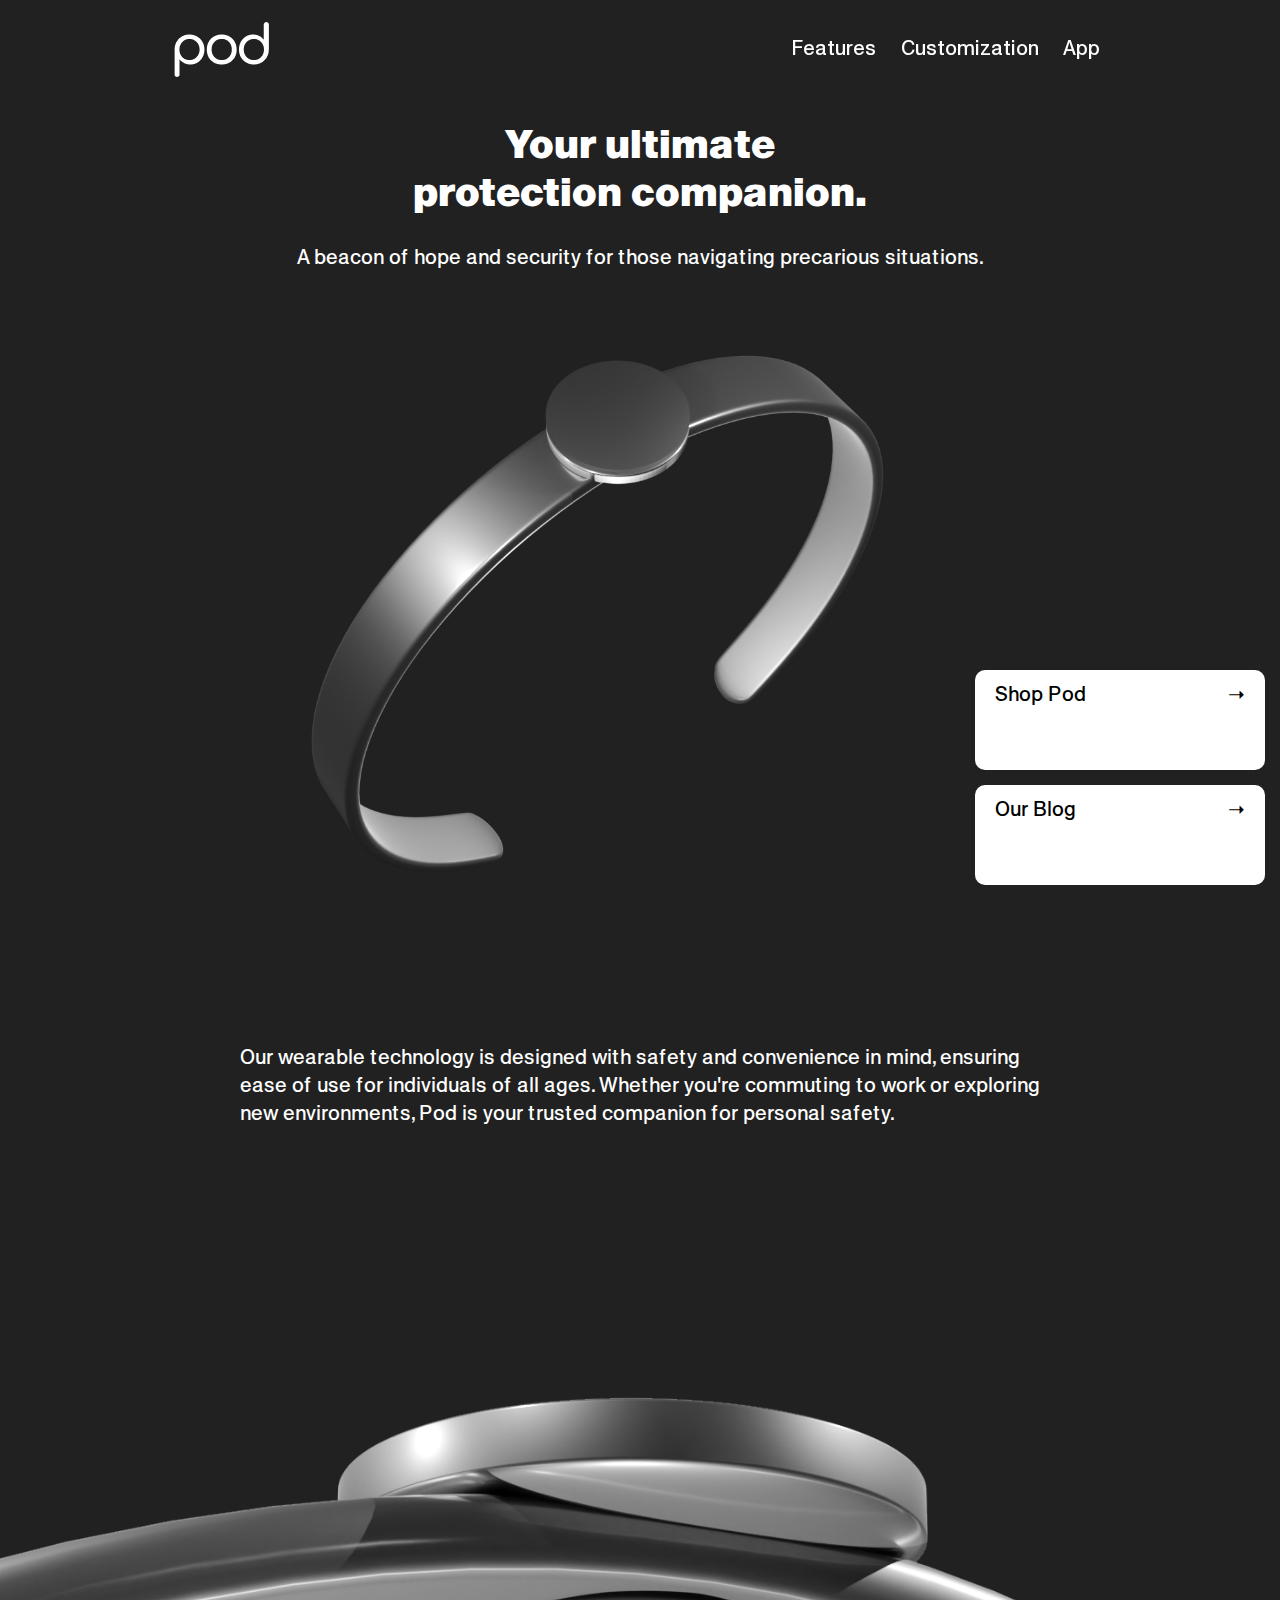
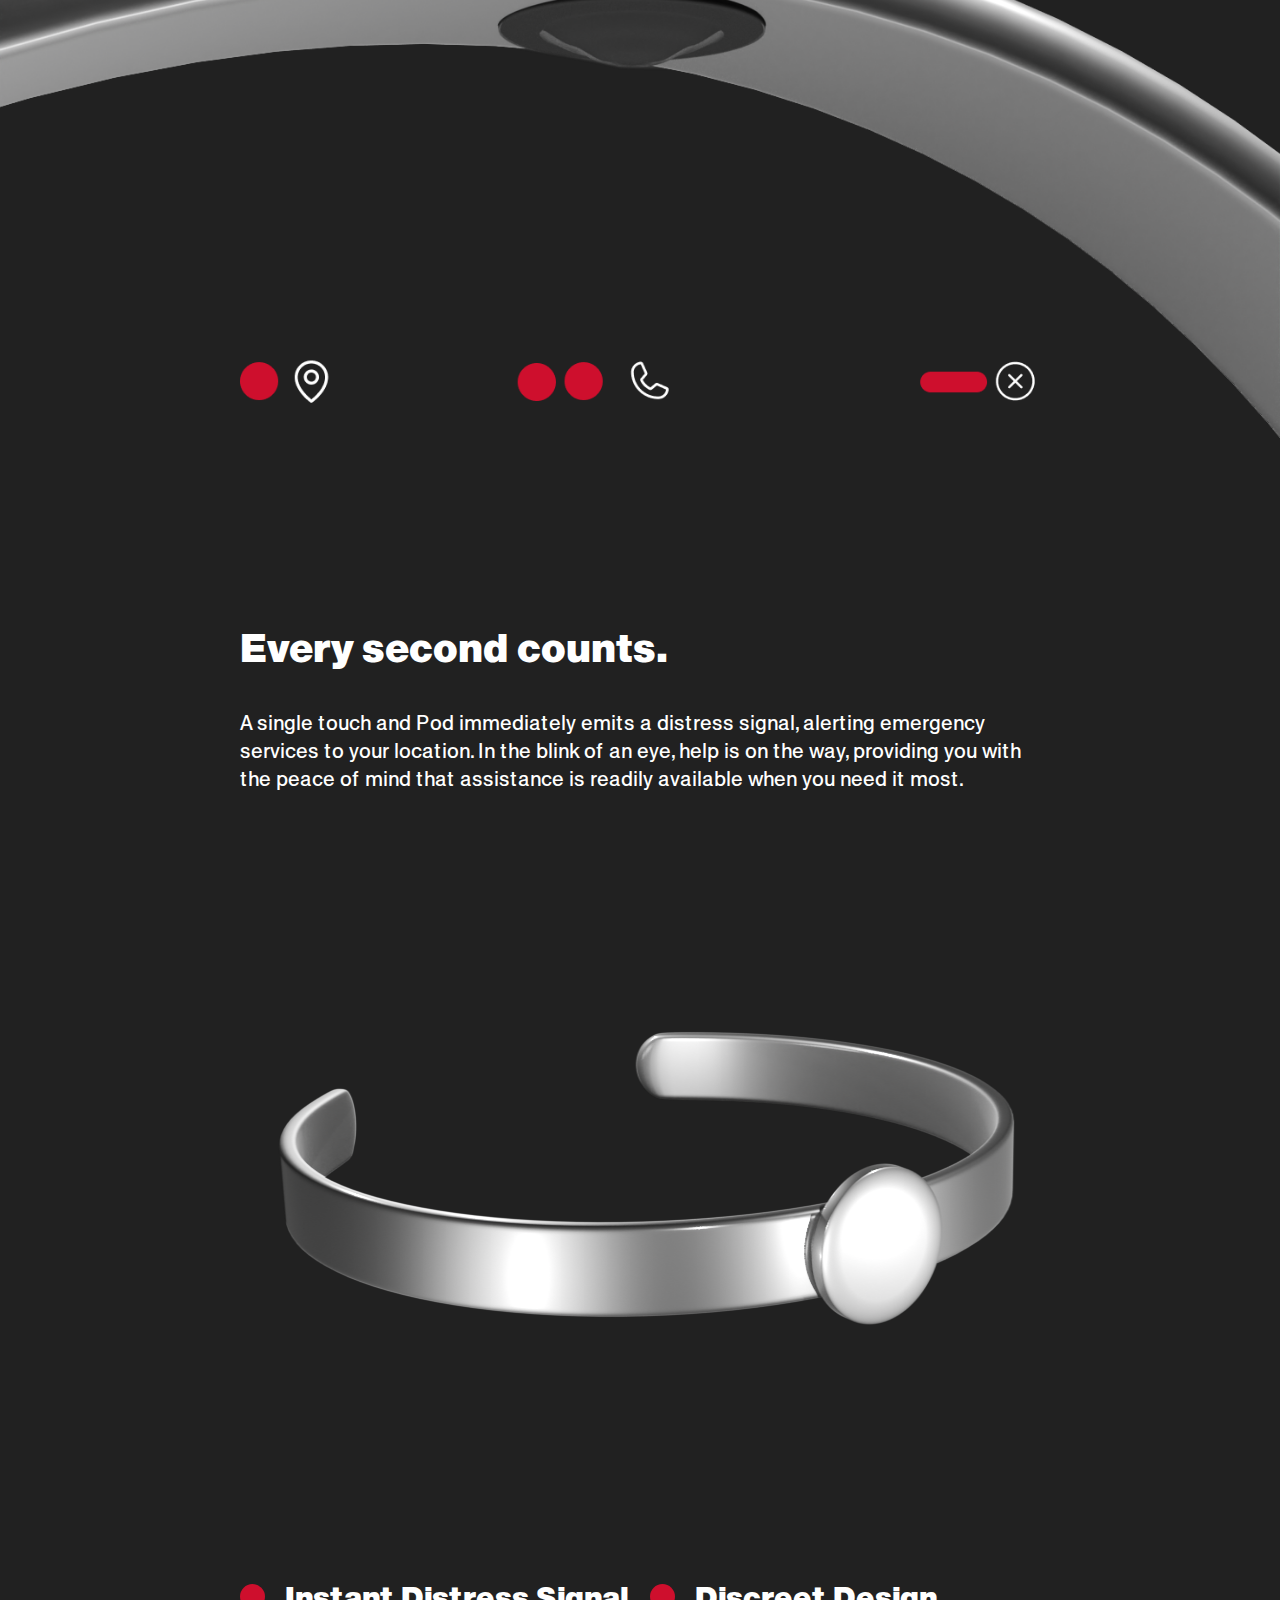
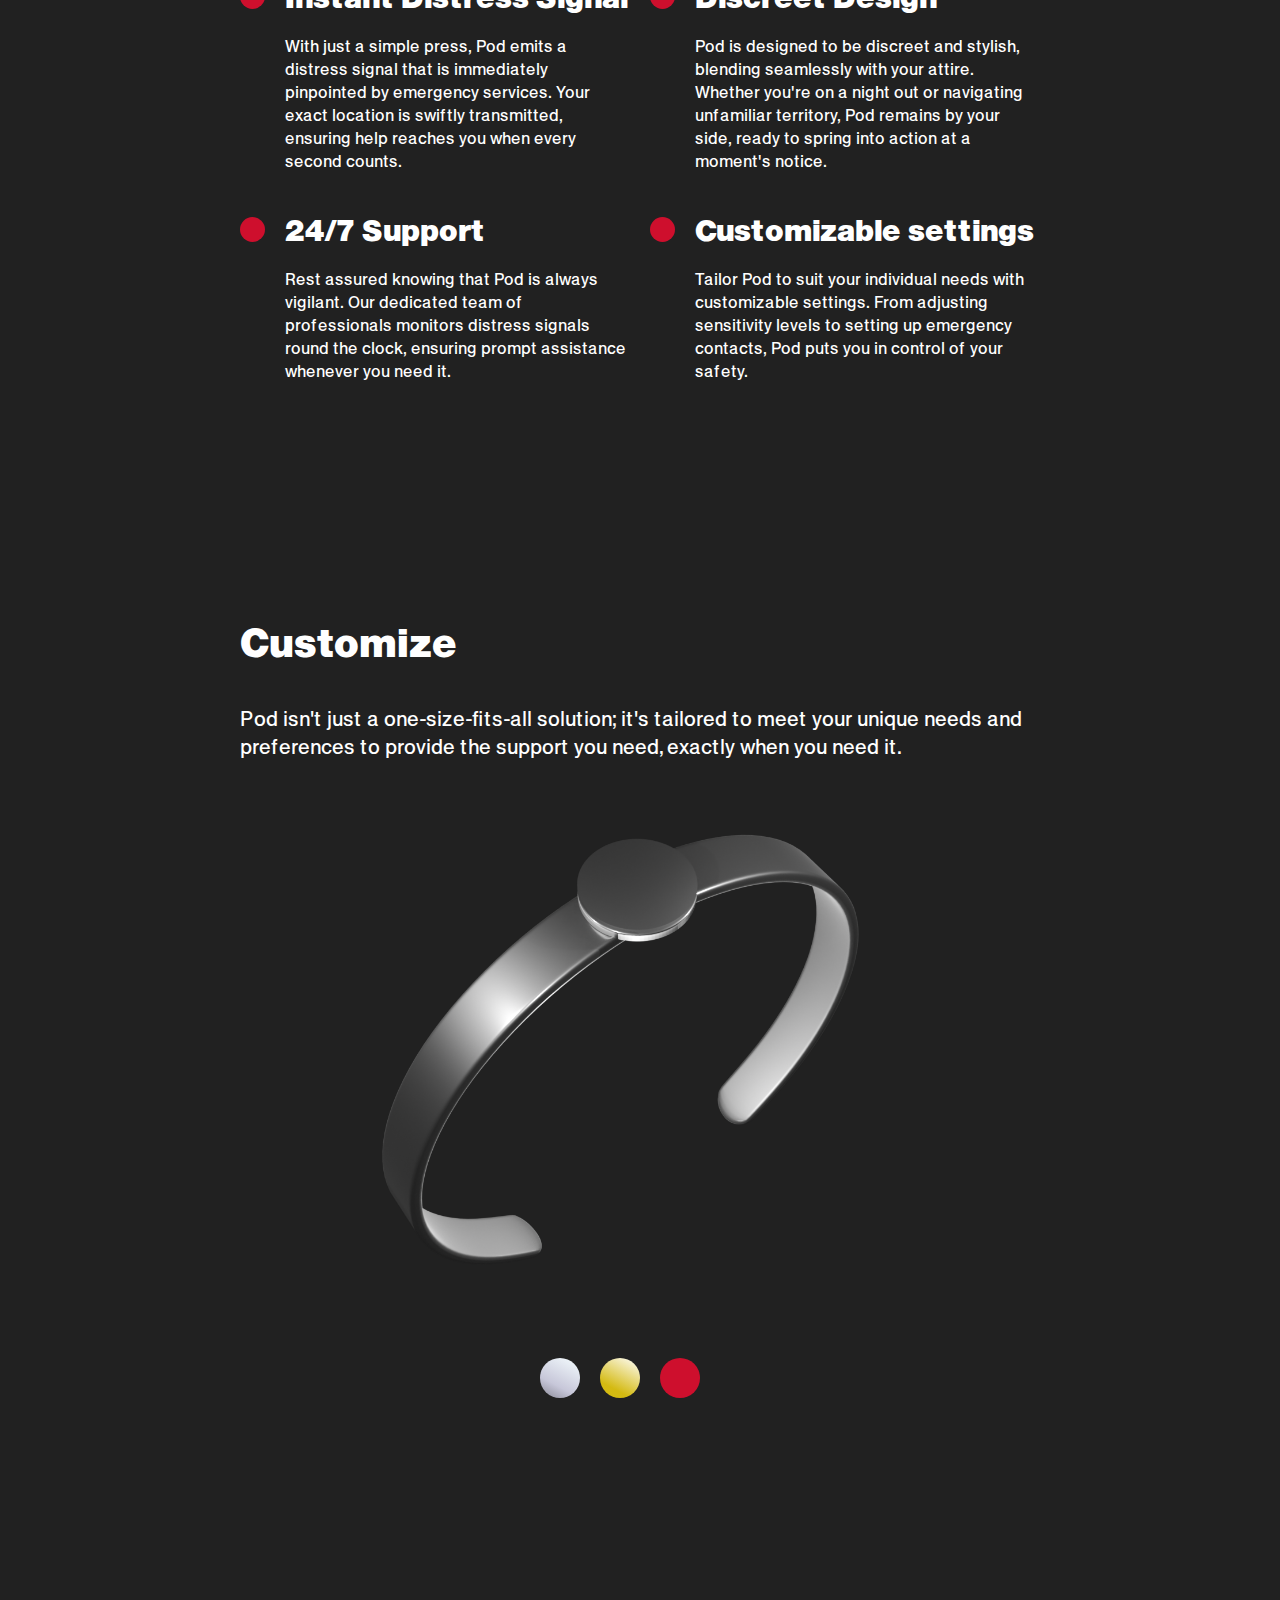
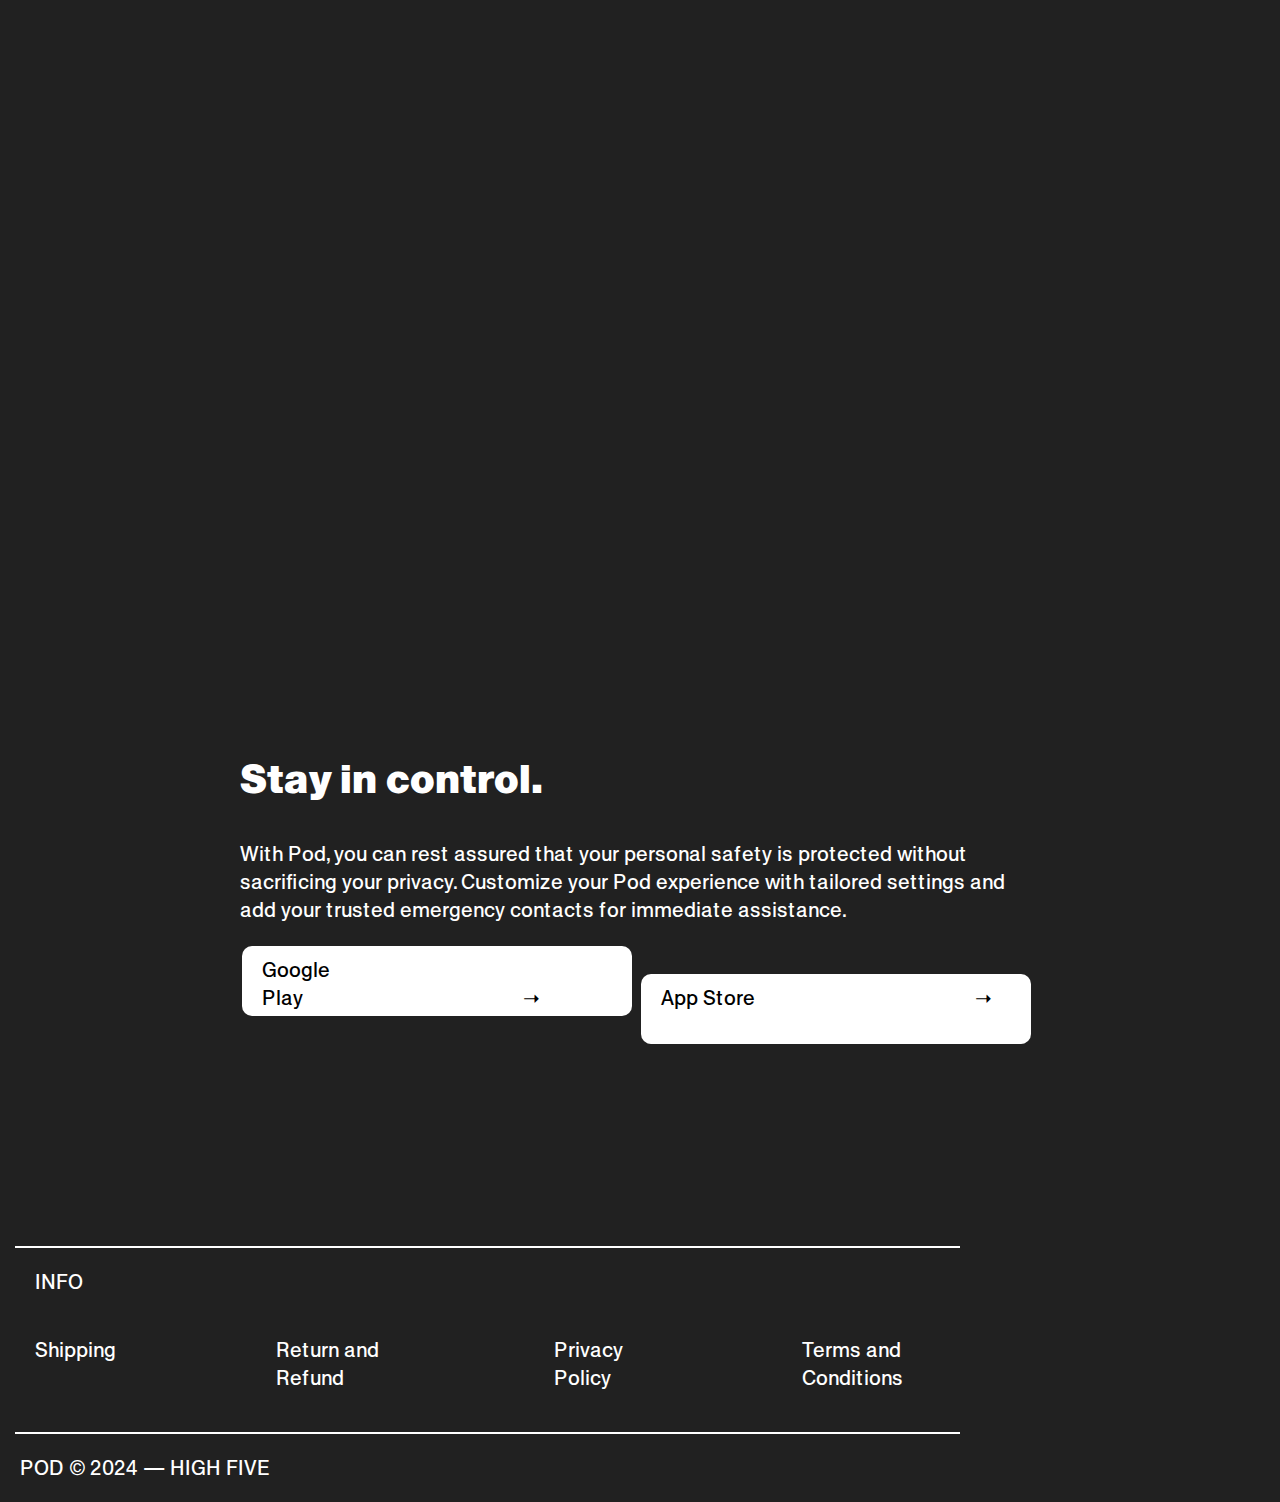
<file: index.html>
<!DOCTYPE html>
<html lang="en">

<head>
  <meta charset="UTF-8">
  <meta name="viewport" content="width=device-width, initial-scale=1.0">
  <title>POD</title>
  <link rel="stylesheet" href="styles.css">
  <meta name="description" content="Protection Airtag for people in danger: Pod">
  <meta name="author" content="Alessia Russo, Melis Özek, Shradha Thakur, Silvana Salame, Silvia Vannini">
</head>

<body>
  <header class="navigation-fixed">
    <a href="index.html"><img src="img/pod-logo.png" alt="pod logo" class="align-start"></a>
    <nav class="navigation-flex">
      <a href="#features">Features</a>
      <a href="#customization">Customization</a>
      <a href="#app">App</a>
    </nav>

    <a href="#" class="fixed-button up button-text">Shop Pod<span class="arrow">&#x279D;</span></a>
    <a href="bloglist.html" class="fixed-button button-text">Our Blog<span class="arrow">&#x279D;</span></a>

  </header>

  <main>

    <section class="wrapper">
      <h1>Your ultimate<br>protection companion.</h1>
      <p class="hero-text">A beacon of hope and security for those navigating precarious situations.</p>
      <img src="img/silver/pod-safetybracelet-perspective.png"
        alt="stainless steel silver safety bracelet unisex safety bracelet shot in perspective"
        style="max-width:600px; height:auto;" width="868" height="991">
    </section>

    <section class="wrapper">
      <p class="description">Our wearable technology is designed with safety and convenience in mind,
        ensuring ease of use for individuals of all ages.
        Whether you're commuting to work or exploring new environments,
        Pod is your trusted companion for personal safety.
      </p>
    </section>

    <div class="background">
      <img src="img/icons.png" alt="buttons to signal out, reach out and cancel the distressed signal" class="icons"
        width="922" height="58" style="height: auto;">
    </div>

    <section class="wrapper" id="features">
      <h2 class="titles">Every second counts.</h2>
      <p class="description">A single touch and Pod immediately emits a distress signal, alerting emergency services to
        your location. In the blink of an eye, help is on the way, providing you with the peace of mind that assistance
        is readily available when you need it most.
      </p>

    </section>

    <section class="wrapper">


      <img src="img/silver/pod-safetybracelet-front.png"
        alt="polished stainless steel silver unisex safety bracelet front" style="max-width:800px;" width="835"
        height="756" loading="lazy">


      <div class="features-grid">

        <span class="dot feat-dot-one"></span>
        <article class="features feat-one">
          <h4>Instant Distress Signal</h4>
          <p>With just a simple press,
            Pod emits a distress signal that is immediately pinpointed by emergency services.
            Your exact location is swiftly transmitted,
            ensuring help reaches you when every second counts.
          </p>
        </article>

        <span class="dot feat-dot-two"></span>
        <article class="features feat-two">
          <h4>Discreet Design</h4>
          <p>Pod is designed to be discreet and stylish,
            blending seamlessly with your attire.
            Whether you're on a night out or navigating unfamiliar territory,
            Pod remains by your side, ready to spring into action at a moment's notice.
          </p>
        </article>

        <span class="dot feat-dot-three"></span>
        <article class="features feat-three">
          <h4>24/7 Support</h4>
          <p>Rest assured knowing that Pod is always vigilant.
            Our dedicated team of professionals monitors distress signals
            round the clock, ensuring prompt assistance whenever you need it.
          </p>
        </article>
        <span class="dot feat-dot-four"></span>
        <article class="features feat-four">
          <h4>Customizable settings</h4>
          <p>Tailor Pod to suit your individual needs with customizable settings.
            From adjusting sensitivity levels to setting up emergency contacts,
            Pod puts you in control of your safety.
          </p>
        </article>
      </div>
    </section>

    <section class="wrapper spacing" id="customization">
      <h2 class="titles">Customize</h2>
      <p class="description">Pod isn't just a one-size-fits-all solution; it's tailored to meet your unique needs and
        preferences to provide the support you need, exactly when you need it.</p>

      <!-- javascript -->

      <img src="img/silver/pod-safetybracelet-perspective.png"
        alt="customizable pod unisex safety bracelet shot in perspective" id="theImage"
        style="width: 500px; height: auto; margin: 0 130px;" loading="lazy">
      <div class="custom-colors">
        <button id="clickOne" class="custom-dot silver"
          data-picture="img/silver/pod-safetybracelet-perspective.png"></button>
        <button id="clickTwo" class="custom-dot gold"
          data-picture="img/golden/pod-safetybracelet-perspective-gold.png"></button>
        <button id="clickThree" class="custom-dot red"
          data-picture="img/red/pod-safetybracelet-perspective-red.png"></button>
      </div>

      <script>
        // save the buttons in a variable
        var buttonOne = document.getElementById("clickOne");
        var buttonTwo = document.getElementById("clickTwo");
        var buttonThree = document.getElementById("clickThree");

        // attach the event listener to all your buttons
        buttonOne.addEventListener("click", clickedButton);
        buttonTwo.addEventListener("click", clickedButton);
        buttonThree.addEventListener("click", clickedButton);

        // the code
        function clickedButton() {
          theImage.src = this.dataset.picture;
        }
      </script>
    </section>

    <div id="app"> <img src="img/pod-app.png"
        alt="pod mobile app to customize controls and privacy settings for the stainless steel safety bracelet"
        style="max-width: 1200px; height: auto;" loading="lazy" width="3000" height="1880"></div>
    <article class="wrapper">
      <h2 class="titles">Stay in control.</h2>
      <p class="description">With Pod, you can rest assured that your personal safety is protected without sacrificing
        your privacy. Customize your Pod experience with tailored settings and add your trusted emergency contacts for
        immediate assistance.
      </p>
      <a href="#" class="buttons button-text">Google Play<span class="arrow-app">&#x279D;</span></a>
      <a href="bloglist.html" class="buttons button-text">App Store<span class="arrow-app">&#x279D;</span></a>
    </article>




  </main>

  <footer>

    <div class="footer-border">
      <p class="footer-text">info</p>

      <ul class="footer-links">
        <li>Shipping</li>
        <li>Return and Refund</li>
        <li>Privacy Policy</li>
        <li>Terms and Conditions</li>
      </ul>
    </div>

    <p class="footer-text">POD <span class="symbol">&copy;</span> 2024 — HIGH FIVE</p>

  </footer>

</body>

</html>
</file>
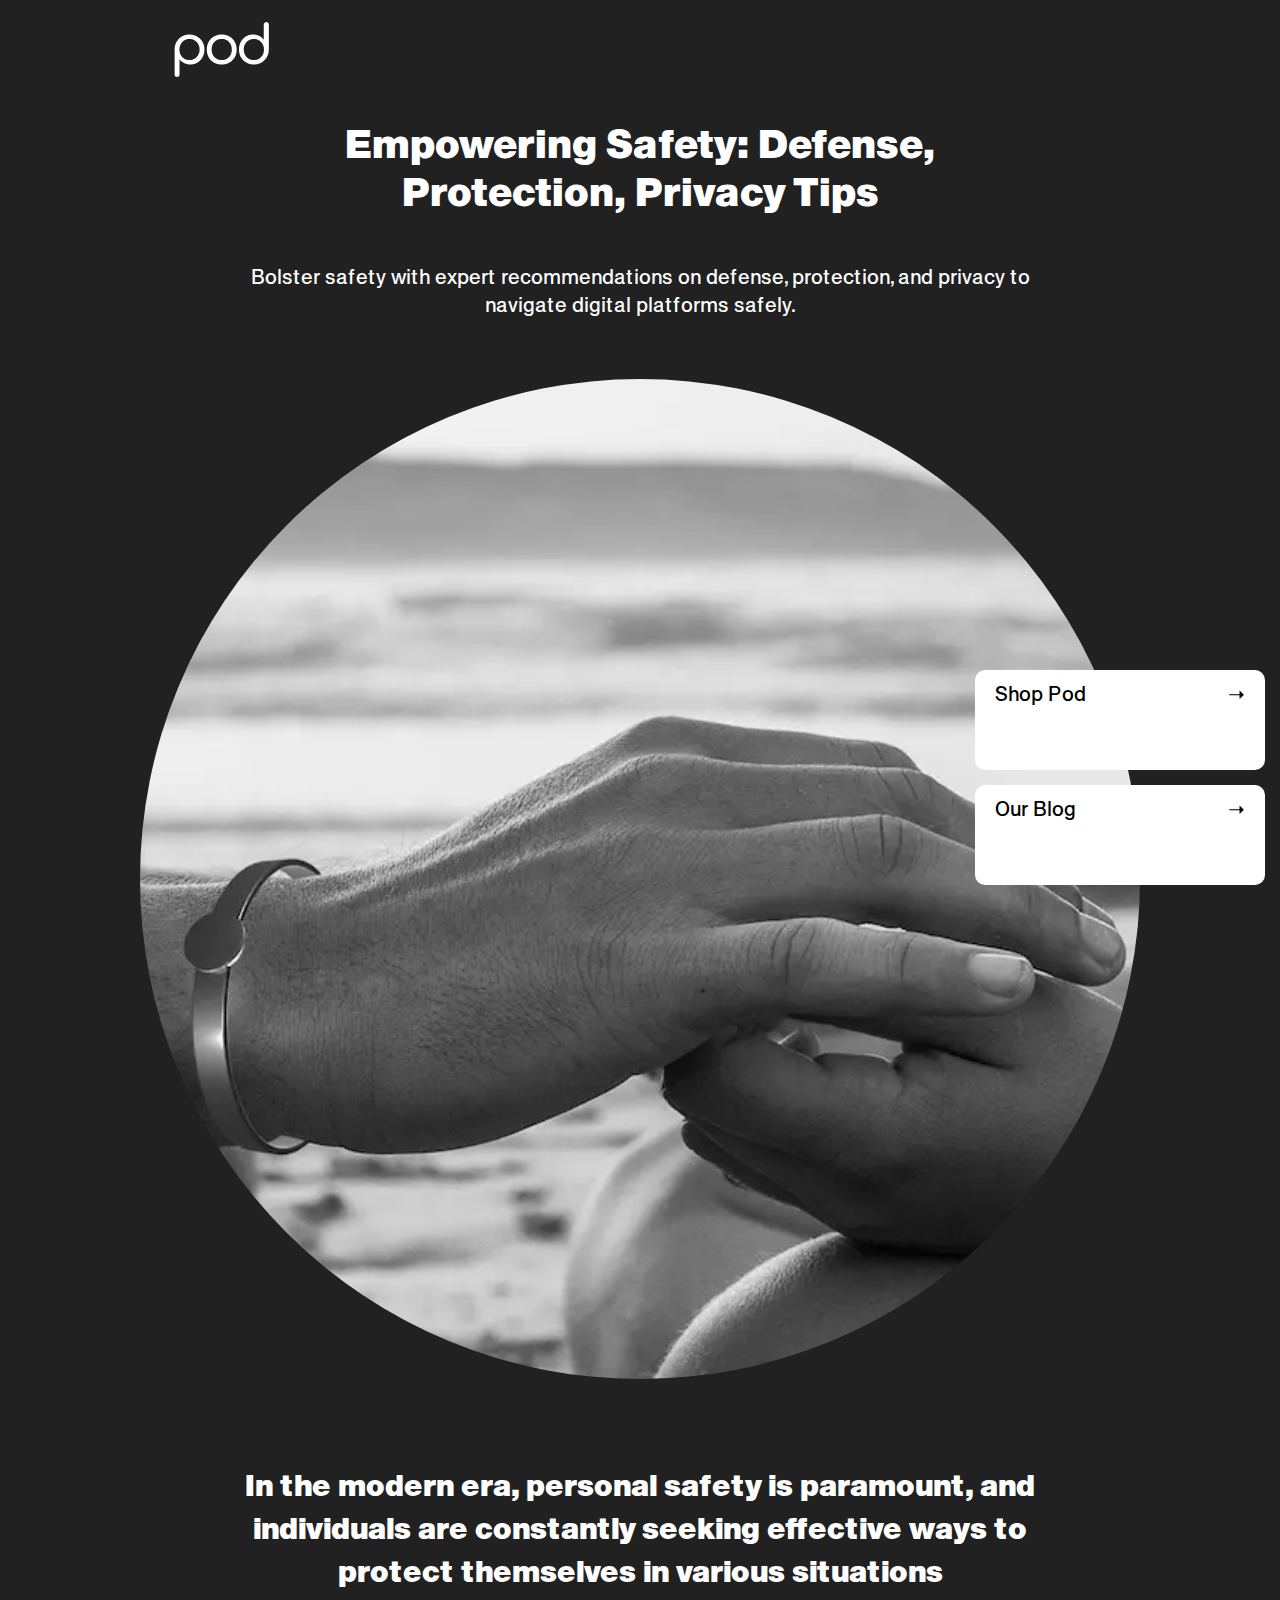
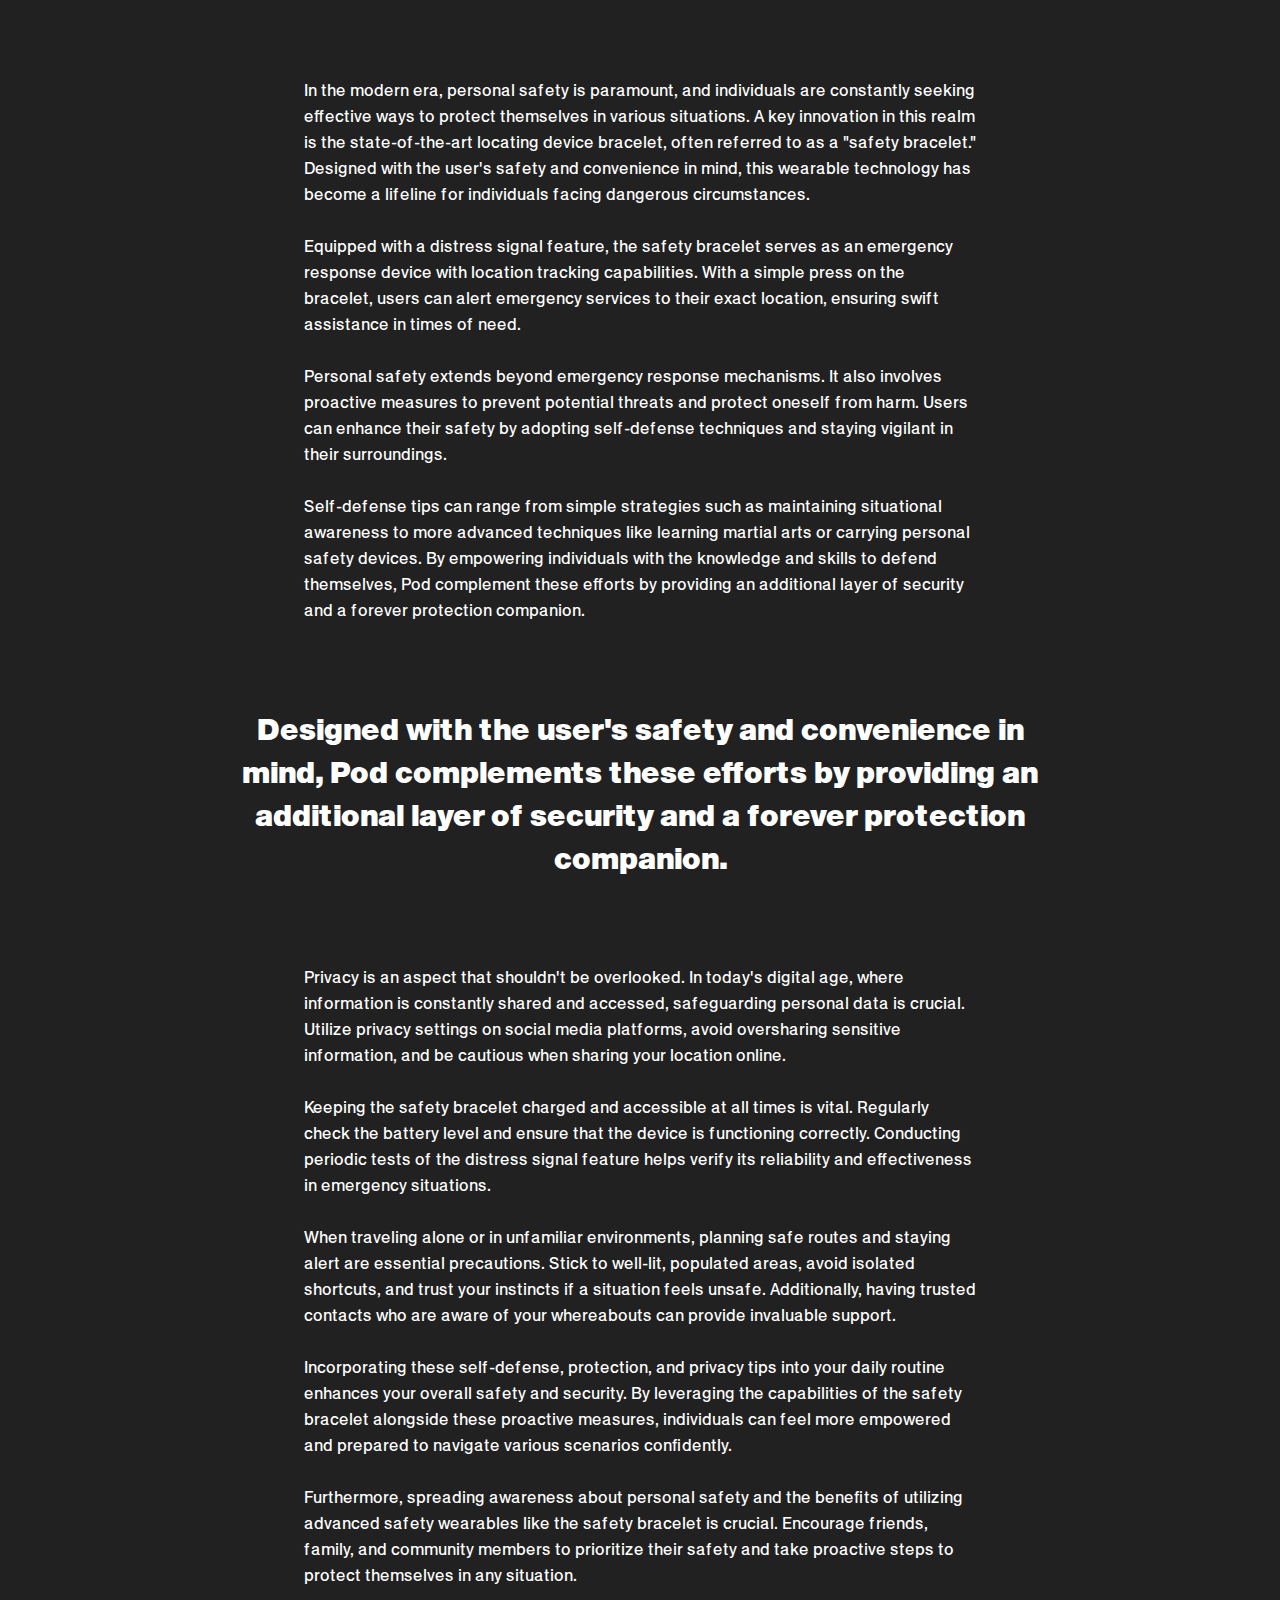
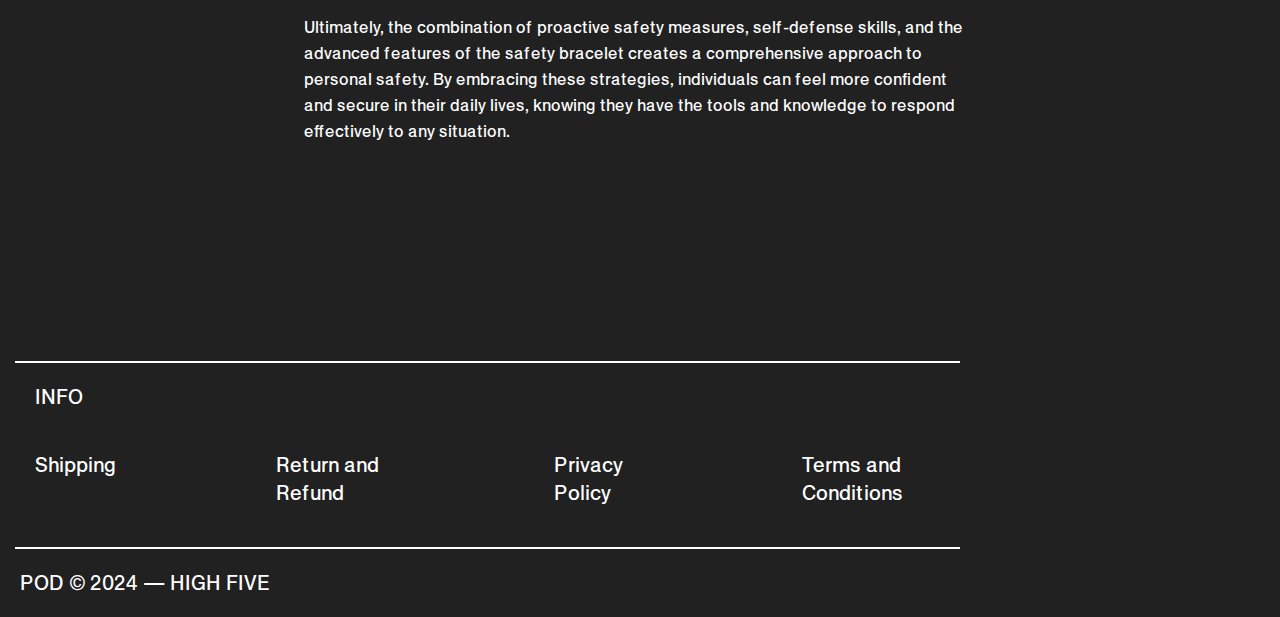
<file: article-five.html>
<!DOCTYPE html>
<html lang="en">

<head>
  <meta charset="UTF-8">
  <meta name="viewport" content="width=device-width, initial-scale=1.0">
  <title>POD - Empowering Safety: Defense, Protection, Privacy Tips</title>
  <link rel="stylesheet" href="styles.css">
  <meta name="description" content="Protection Airtag for people in danger: Pod">
  <meta name="author" content="Alessia Russo, Melis Özek, Shradha Thakur, Silvana Salame, Silvia Vannini">
</head>

<body>
  <header class="navigation-flex navigation-fixed">
    <a href="index.html"><img src="img/pod-logo.png" alt="pod logo" class="align-start"></a>

    <a href="shop.html" class="fixed-button up button-text">Shop Pod<span class="arrow">&#x279D;</span></a>
    <a href="bloglist.html" class="fixed-button button-text">Our Blog<span class="arrow">&#x279D;</span></a>
  </header>

  <main class="wrapper">
    <h1>Empowering Safety: Defense, Protection, Privacy Tips</h1>
    <p class="description" style="text-align: center;">Bolster safety with expert recommendations on defense, protection, and privacy to navigate digital platforms safely. </p>
    <div class="article-circle-five article-circle"></div>
    <article class="article-text">
      <h2>In the modern era, personal safety is paramount, and individuals are constantly seeking effective ways to
        protect themselves in various situations
      </h2>
      <p>In the modern era, personal safety is paramount, and individuals are constantly seeking effective ways to
        protect themselves in various situations. A key innovation in this realm is the state-of-the-art locating device
        bracelet, often referred to as a "safety bracelet." Designed with the user's safety and convenience in mind,
        this wearable technology has become a lifeline for individuals facing dangerous circumstances.<br> <br>
        Equipped with a distress signal feature, the safety bracelet serves as an emergency response device with
        location tracking capabilities. With a simple press on the bracelet, users can alert emergency services to their
        exact location, ensuring swift assistance in times of need.<br> <br>
        Personal safety extends beyond emergency response mechanisms. It also involves proactive measures to prevent
        potential threats and protect oneself from harm. Users can enhance their safety by adopting self-defense
        techniques and staying vigilant in their surroundings.<br> <br>
        Self-defense tips can range from simple strategies such as maintaining situational awareness to more advanced
        techniques like learning martial arts or carrying personal safety devices. By empowering individuals with the
        knowledge and skills to defend themselves, Pod complement these efforts by providing an additional layer of
        security and a forever protection companion.
      </p>
      <h2>Designed with the user's safety and convenience in mind, Pod complements these efforts by providing an
        additional layer of security and a forever protection companion.
      </h2>
      <p>Privacy is an aspect that shouldn't be overlooked. In today's digital age, where information is constantly
        shared and accessed, safeguarding personal data is crucial. Utilize privacy settings on social media platforms,
        avoid oversharing sensitive information, and be cautious when sharing your location online.<br> <br>
        Keeping the safety bracelet charged and accessible at all times is vital. Regularly check the battery level and
        ensure that the device is functioning correctly. Conducting periodic tests of the distress signal feature helps
        verify its reliability and effectiveness in emergency situations.<br> <br>
        When traveling alone or in unfamiliar environments, planning safe routes and staying alert are essential
        precautions. Stick to well-lit, populated areas, avoid isolated shortcuts, and trust your instincts if a
        situation feels unsafe. Additionally, having trusted contacts who are aware of your whereabouts can provide
        invaluable support.<br> <br>
        Incorporating these self-defense, protection, and privacy tips into your daily routine enhances your overall
        safety and security. By leveraging the capabilities of the safety bracelet alongside these proactive measures,
        individuals can feel more empowered and prepared to navigate various scenarios confidently.<br> <br>
        Furthermore, spreading awareness about personal safety and the benefits of utilizing advanced safety wearables
        like the safety bracelet is crucial. Encourage friends, family, and community members to prioritize their safety
        and take proactive steps to protect themselves in any situation.<br> <br>
        Ultimately, the combination of proactive safety measures, self-defense skills, and the advanced features of the
        safety bracelet creates a comprehensive approach to personal safety. By embracing these strategies, individuals
        can feel more confident and secure in their daily lives, knowing they have the tools and knowledge to respond
        effectively to any situation.
      </p>
    </article>



  </main>


  <footer>

    <div class="footer-border">
      <p class="footer-text">info</p>

      <ul class="footer-links">
        <li>Shipping</li>
        <li>Return and Refund</li>
        <li>Privacy Policy</li>
        <li>Terms and Conditions</li>
      </ul>
    </div>

    <p class="footer-text">POD <span class="symbol">&copy;</span> 2024 — HIGH FIVE</p>

  </footer>

</body>

</html>
</file>
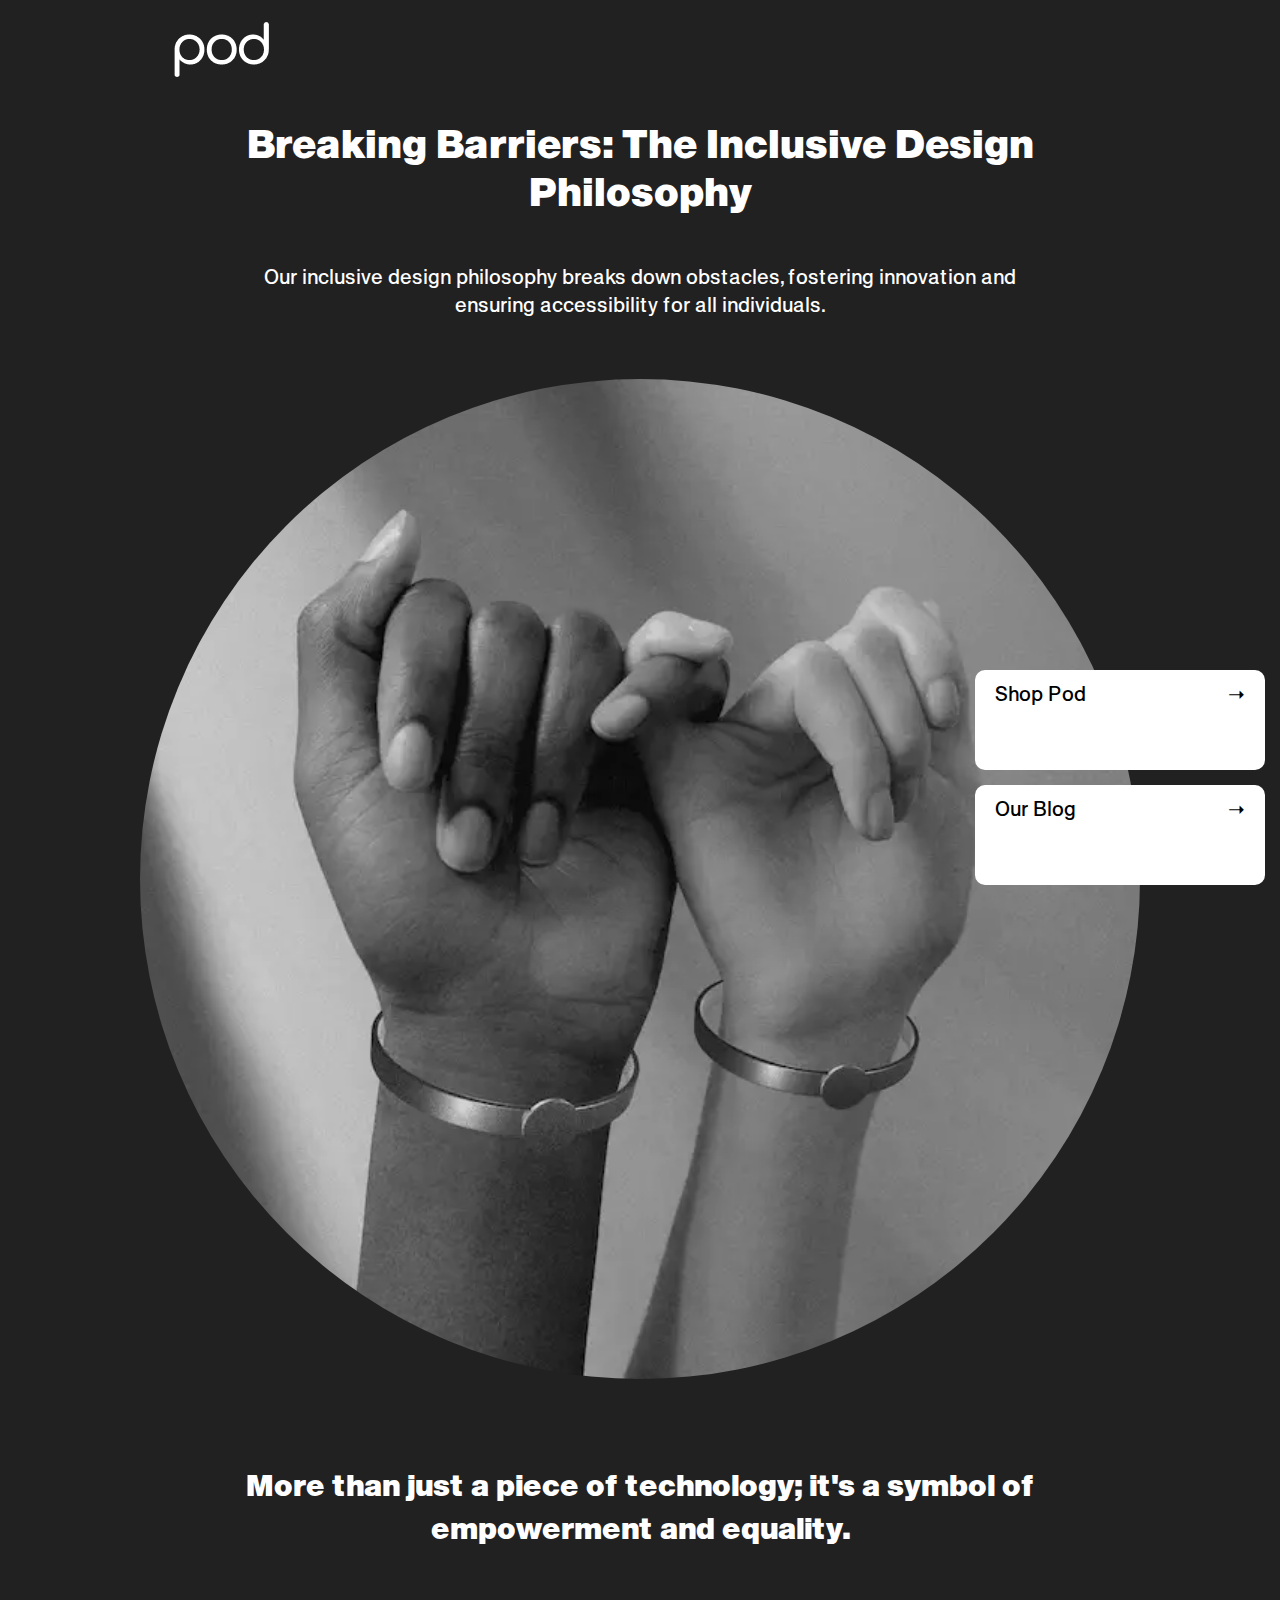
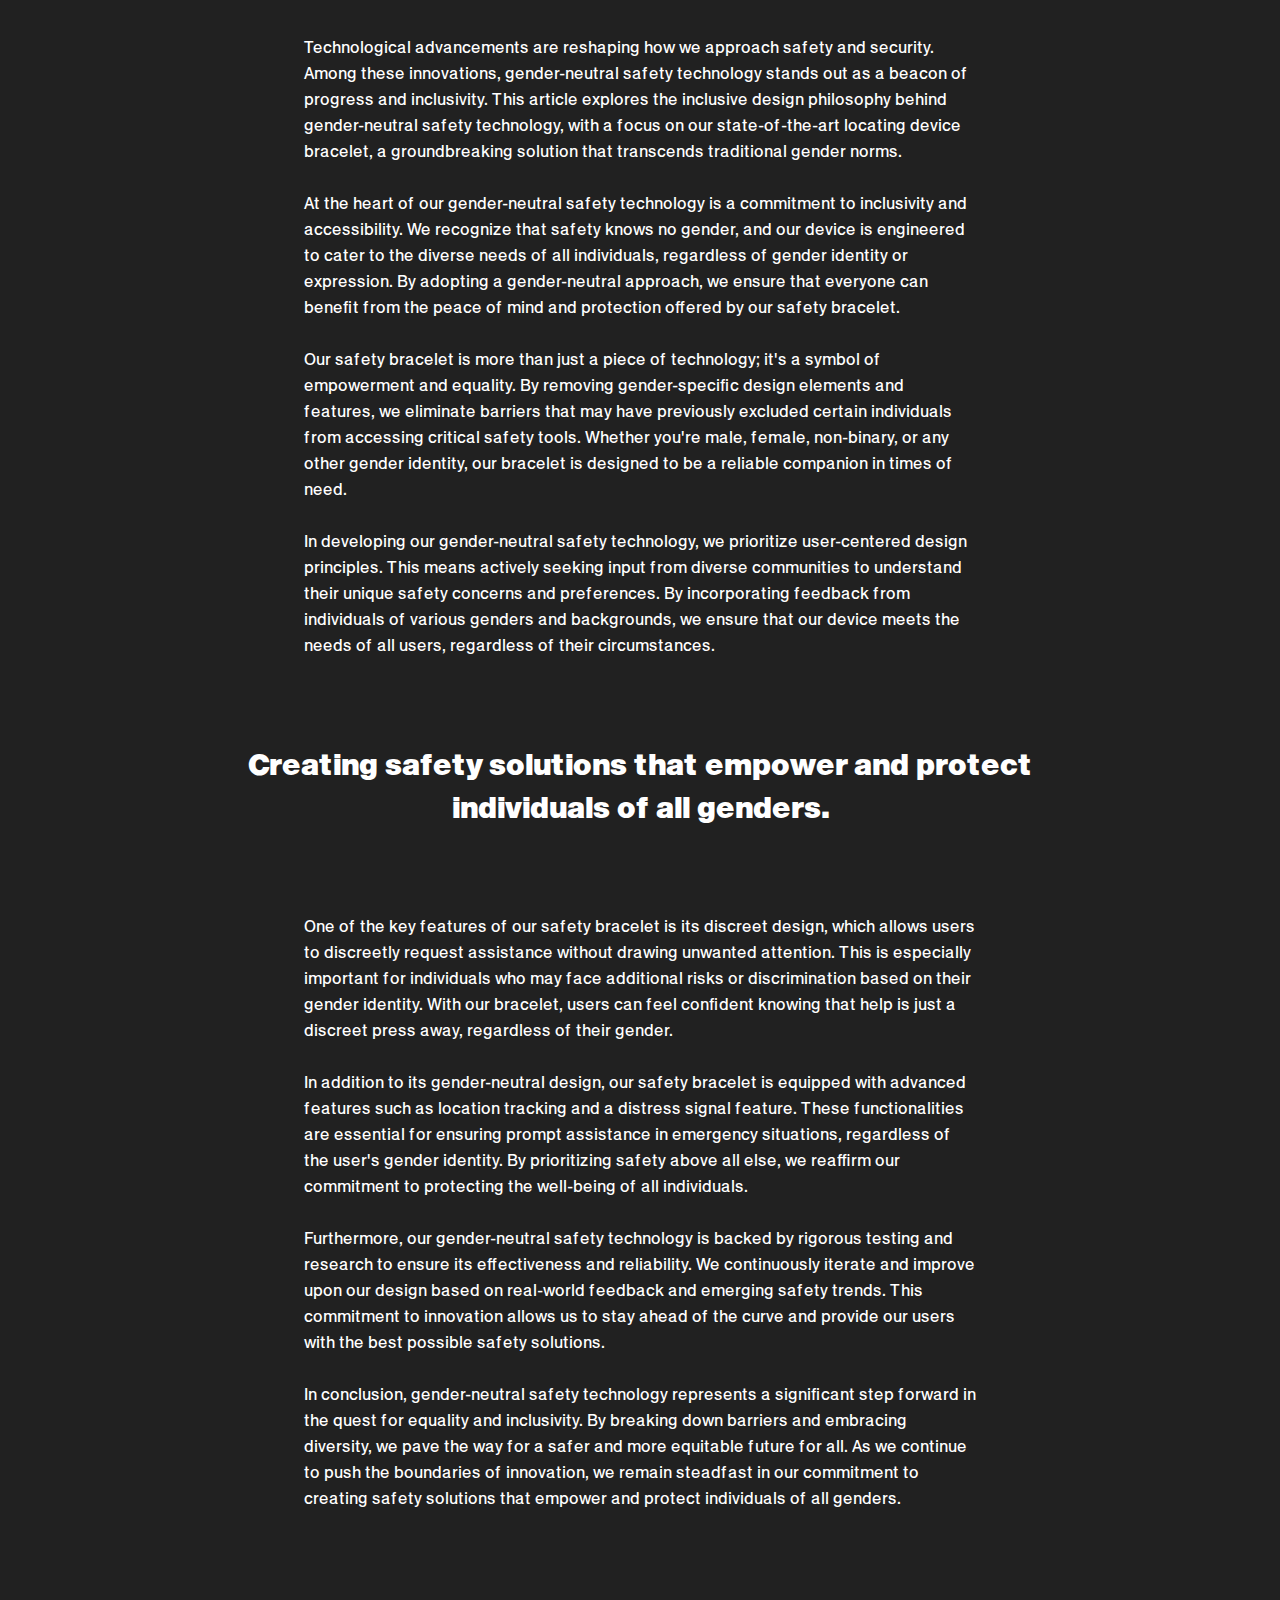
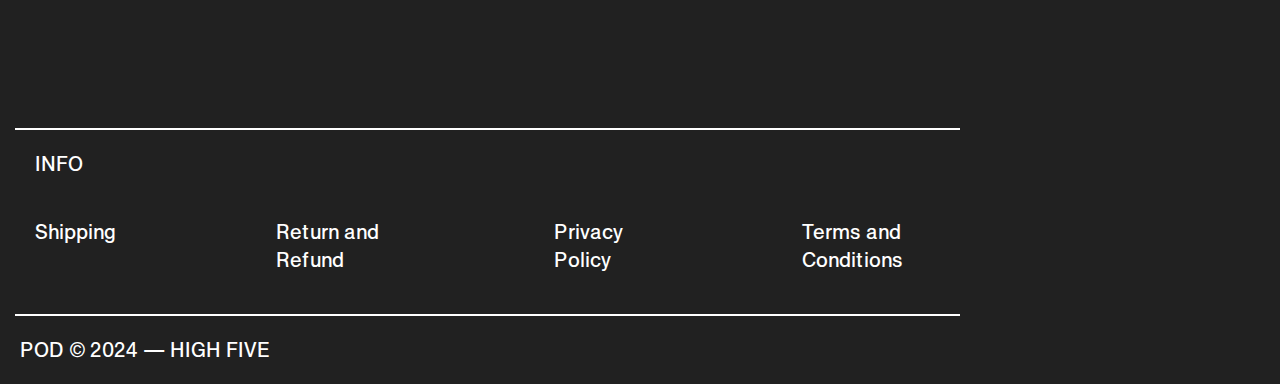
<file: article-four.html>
<!DOCTYPE html>
<html lang="en">

<head>
  <meta charset="UTF-8">
  <meta name="viewport" content="width=device-width, initial-scale=1.0">
  <title>POD - Breaking Barriers: The Inclusive Design Philosophy</title>
  <link rel="stylesheet" href="styles.css">
  <meta name="description" content="Protection Airtag for people in danger: Pod">
  <meta name="author" content="Alessia Russo, Melis Özek, Shradha Thakur, Silvana Salame, Silvia Vannini">
</head>

<body>
  <header class="navigation-flex navigation-fixed">
    <a href="index.html"><img src="img/pod-logo.png" alt="pod logo" class="align-start"></a>

    <a href="shop.html" class="fixed-button up button-text">Shop Pod<span>&#x279D;</span></a>
    <a href="bloglist.html" class="fixed-button button-text">Our Blog<span>&#x279D;</span></a>
  </header>

  <main class="wrapper">
    <h1>Breaking Barriers: The Inclusive Design Philosophy</h1>
    <p class="description" style="text-align: center;">Our inclusive design philosophy breaks down obstacles, fostering innovation and ensuring accessibility for all individuals.</p>
    <div class="article-circle-four article-circle"></div>
    <article class="article-text">
      <h2>More than just a piece of technology; it's a symbol of empowerment and equality.</h2>
      <p>Technological advancements are reshaping how we approach safety and security. Among these innovations,
        gender-neutral safety technology stands out as a beacon of progress and inclusivity. This article explores the
        inclusive design philosophy behind gender-neutral safety technology, with a focus on our state-of-the-art
        locating device bracelet, a groundbreaking solution that transcends traditional gender norms.<br> <br>
        At the heart of our gender-neutral safety technology is a commitment to inclusivity and accessibility. We
        recognize that safety knows no gender, and our device is engineered to cater to the diverse needs of all
        individuals, regardless of gender identity or expression. By adopting a gender-neutral approach, we ensure that
        everyone can benefit from the peace of mind and protection offered by our safety bracelet.<br> <br>
        Our safety bracelet is more than just a piece of technology; it's a symbol of empowerment and equality. By
        removing gender-specific design elements and features, we eliminate barriers that may have previously excluded
        certain individuals from accessing critical safety tools. Whether you're male, female, non-binary, or any other
        gender identity, our bracelet is designed to be a reliable companion in times of need.<br> <br>
        In developing our gender-neutral safety technology, we prioritize user-centered design principles. This means
        actively seeking input from diverse communities to understand their unique safety concerns and preferences. By
        incorporating feedback from individuals of various genders and backgrounds, we ensure that our device meets the
        needs of all users, regardless of their circumstances.
      </p>
      <h2>Creating safety solutions that empower and protect individuals of all genders.</h2>
      <p>One of the key features of our safety bracelet is its discreet design, which allows users to discreetly request
        assistance without drawing unwanted attention. This is especially important for individuals who may face
        additional risks or discrimination based on their gender identity. With our bracelet, users can feel confident
        knowing that help is just a discreet press away, regardless of their gender. <br> <br>
        In addition to its gender-neutral design, our safety bracelet is equipped with advanced features such as
        location tracking and a distress signal feature. These functionalities are essential for ensuring prompt
        assistance in emergency situations, regardless of the user's gender identity. By prioritizing safety above all
        else, we reaffirm our commitment to protecting the well-being of all individuals.<br> <br>
        Furthermore, our gender-neutral safety technology is backed by rigorous testing and research to ensure its
        effectiveness and reliability. We continuously iterate and improve upon our design based on real-world feedback
        and emerging safety trends. This commitment to innovation allows us to stay ahead of the curve and provide our
        users with the best possible safety solutions.<br> <br>
        In conclusion, gender-neutral safety technology represents a significant step forward in the quest for equality
        and inclusivity. By breaking down barriers and embracing diversity, we pave the way for a safer and more
        equitable future for all. As we continue to push the boundaries of innovation, we remain steadfast in our
        commitment to creating safety solutions that empower and protect individuals of all genders.
      </p>
    </article>



  </main>


  <footer>

    <div class="footer-border">
      <p class="footer-text">info</p>

      <ul class="footer-links">
        <li>Shipping</li>
        <li>Return and Refund</li>
        <li>Privacy Policy</li>
        <li>Terms and Conditions</li>
      </ul>
    </div>

    <p class="footer-text">POD <span class="symbol">&copy;</span> 2024 — HIGH FIVE</p>

  </footer>

</body>

</html>
</file>
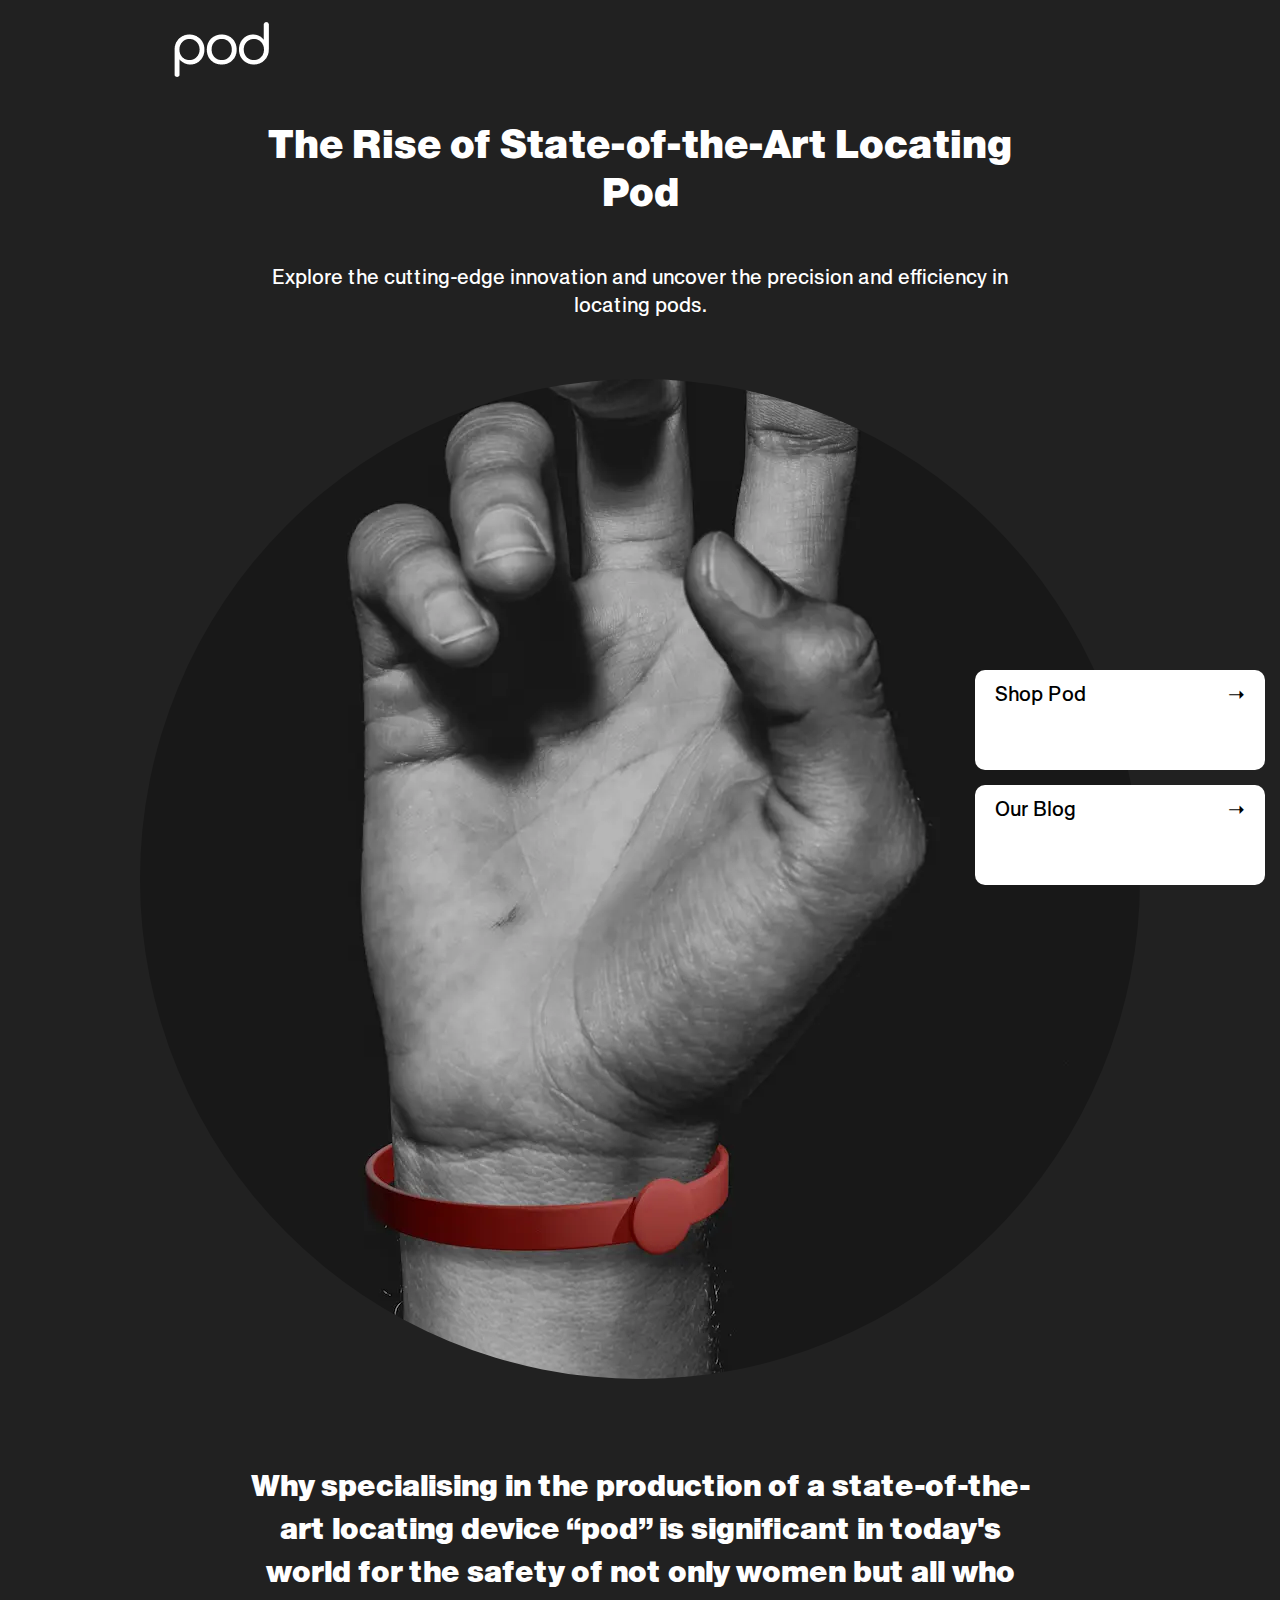
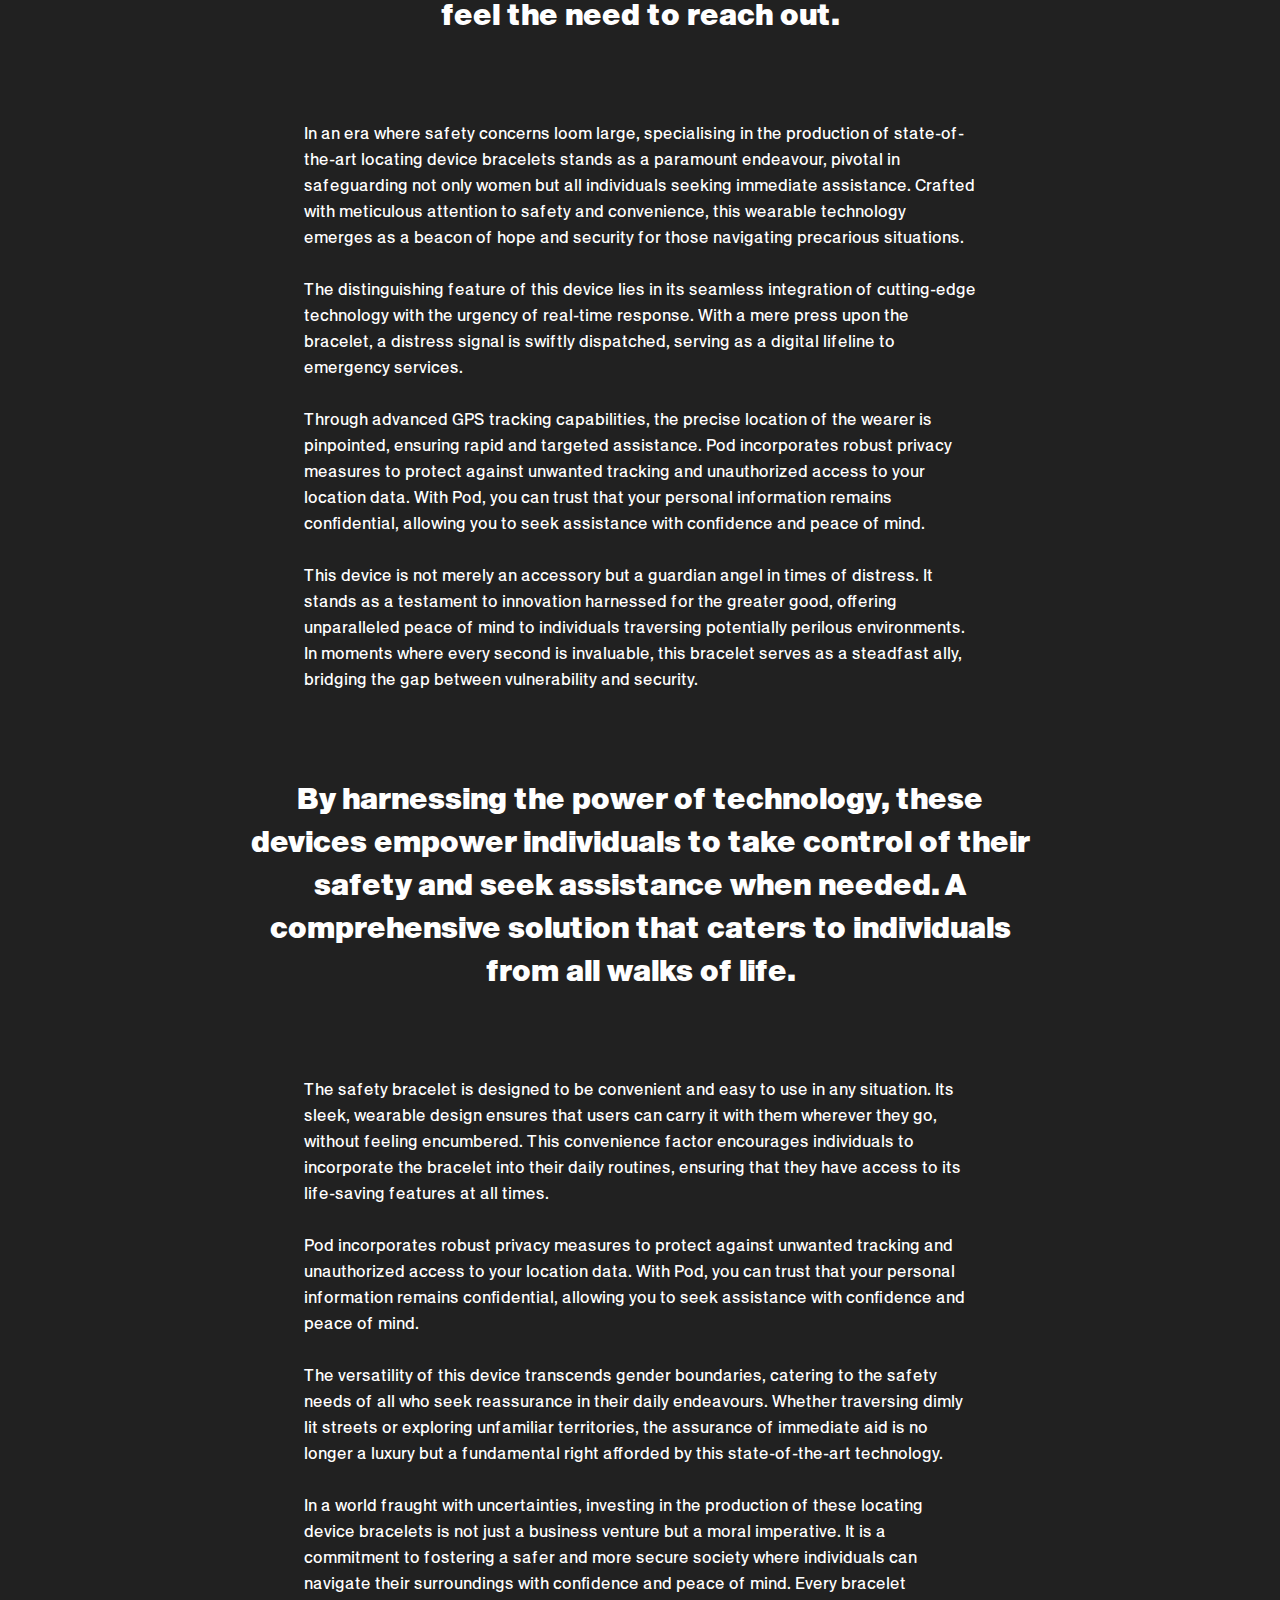
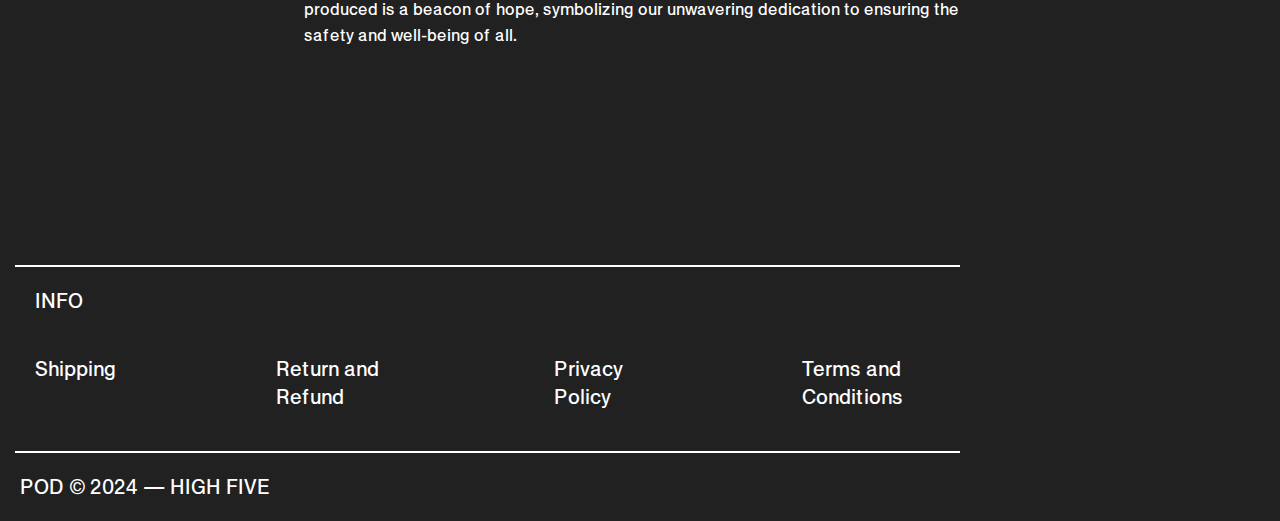
<file: article-one.html>
<!DOCTYPE html>
<html lang="en">

<head>
  <meta charset="UTF-8">
  <meta name="viewport" content="width=device-width, initial-scale=1.0">
  <title>POD - The Rise of State-of-the-Art Locating Pod</title>
  <link rel="stylesheet" href="styles.css">
  <meta name="description" content="Protection Airtag for people in danger: Pod">
  <meta name="author" content="Alessia Russo, Melis Özek, Shradha Thakur, Silvana Salame, Silvia Vannini">
</head>

<body>
  <header class="navigation-flex navigation-fixed">
    <a href="index.html"><img src="img/pod-logo.png" alt="pod logo" class="align-start"></a>
    
    <a href="shop.html" class="fixed-button up button-text">Shop Pod<span class="arrow">&#x279D;</span></a>
    <a href="bloglist.html" class="fixed-button button-text">Our Blog<span class="arrow">&#x279D;</span></a>
  </header>

  <main class="wrapper">
    <h1>The Rise of State-of-the-Art Locating Pod</h1>
    <p class="description" style="text-align: center;">Explore the cutting-edge innovation and uncover the precision and efficiency in locating pods.</p>
    <div class="article-circle-one article-circle"></div>
    <article class="article-text">
      <h2>Why specialising in the production of a state-of-the-art
        locating device “pod” is significant in today's world for
        the safety of not only women but all who feel the need to reach out.
      </h2>
      <p>In an era where safety concerns loom large, specialising in the production of state-of-the-art locating device
        bracelets stands as a paramount endeavour, pivotal in safeguarding not only women but all individuals seeking
        immediate assistance. Crafted with meticulous attention to safety and convenience, this wearable technology
        emerges as a beacon of hope and security for those navigating precarious situations. <br> <br>
        The distinguishing feature of this device lies in its seamless integration of cutting-edge technology with the
        urgency of real-time response. With a mere press upon the bracelet, a distress signal is swiftly dispatched,
        serving as a digital lifeline to emergency services. <br> <br>
        Through advanced GPS tracking capabilities, the precise location of the wearer is pinpointed, ensuring rapid and
        targeted assistance. Pod incorporates robust privacy measures to protect against unwanted tracking and
        unauthorized access to your location data. With Pod, you can trust that your personal information remains
        confidential, allowing you to seek assistance with confidence and peace of mind. <br> <br>
        This device is not merely an accessory but a guardian angel in times of distress. It stands as a testament to
        innovation harnessed for the greater good, offering unparalleled peace of mind to individuals traversing
        potentially perilous environments. In moments where every second is invaluable, this bracelet serves as a
        steadfast ally, bridging the gap between vulnerability and security.
      </p>
      <h2> By harnessing the power of technology,
        these devices empower individuals to take control
        of their safety and seek assistance when needed.
        A comprehensive solution that caters to individuals from all walks of life.
      </h2>
      <p>The safety bracelet is designed to be convenient and easy to use in any situation. Its sleek, wearable design
        ensures that users can carry it with them wherever they go, without feeling encumbered. This convenience factor
        encourages individuals to incorporate the bracelet into their daily routines, ensuring that they have access to
        its life-saving features at all times. <br> <br>
        Pod incorporates robust privacy measures to protect against unwanted tracking and unauthorized access to your
        location data. With Pod, you can trust that your personal information remains confidential, allowing you to seek
        assistance with confidence and peace of mind. <br> <br>
        The versatility of this device transcends gender boundaries, catering to the safety needs of all who seek
        reassurance in their daily endeavours. Whether traversing dimly lit streets or exploring unfamiliar territories,
        the assurance of immediate aid is no longer a luxury but a fundamental right afforded by this state-of-the-art
        technology. <br> <br>
        In a world fraught with uncertainties, investing in the production of these locating device bracelets is not
        just a business venture but a moral imperative. It is a commitment to fostering a safer and more secure society
        where individuals can navigate their surroundings with confidence and peace of mind. Every bracelet produced is
        a beacon of hope,
        symbolizing our unwavering dedication to ensuring the safety and well-being of all.
      </p>
    </article>



  </main>

  <footer>

    <div class="footer-border">
      <p class="footer-text">info</p>

      <ul class="footer-links">
        <li>Shipping</li>
        <li>Return and Refund</li>
        <li>Privacy Policy</li>
        <li>Terms and Conditions</li>
      </ul>
    </div>

    <p class="footer-text">POD <span class="symbol">&copy;</span> 2024 — HIGH FIVE</p>

  </footer>

</body>

</html>
</file>
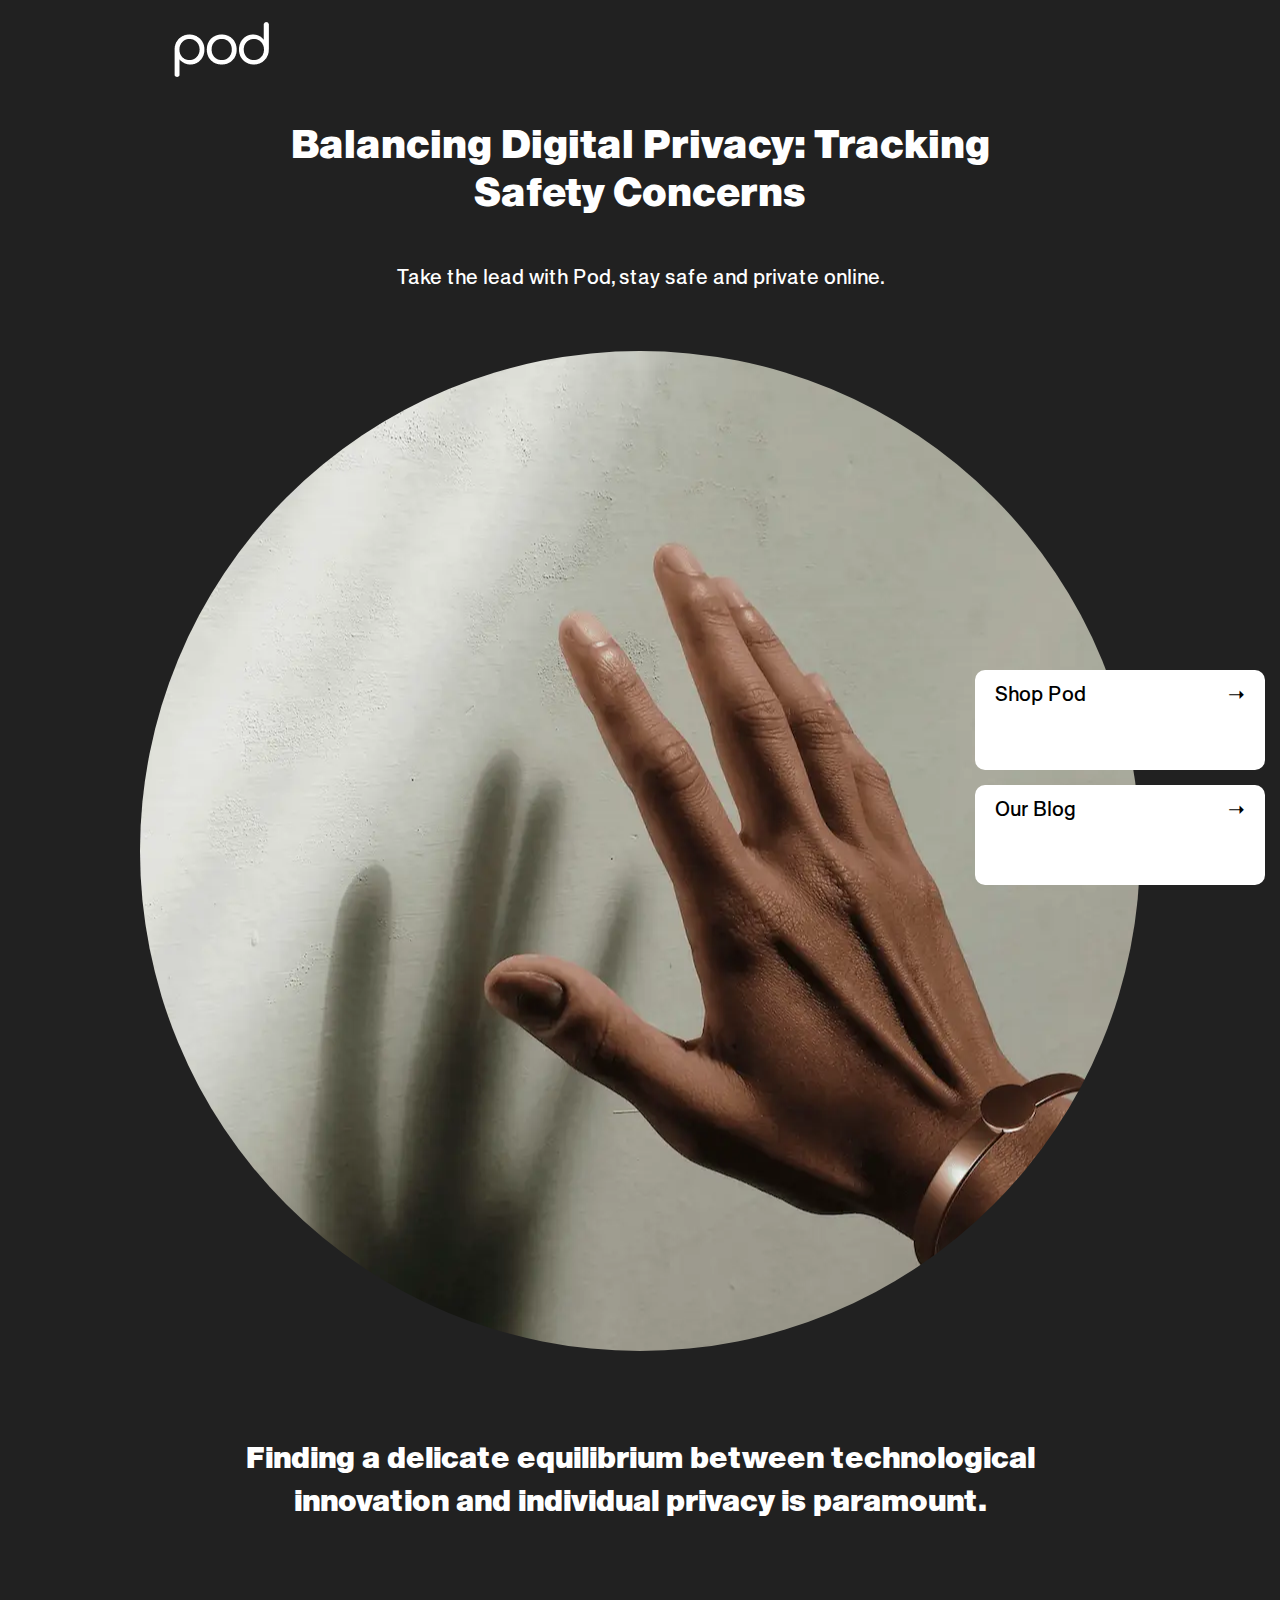
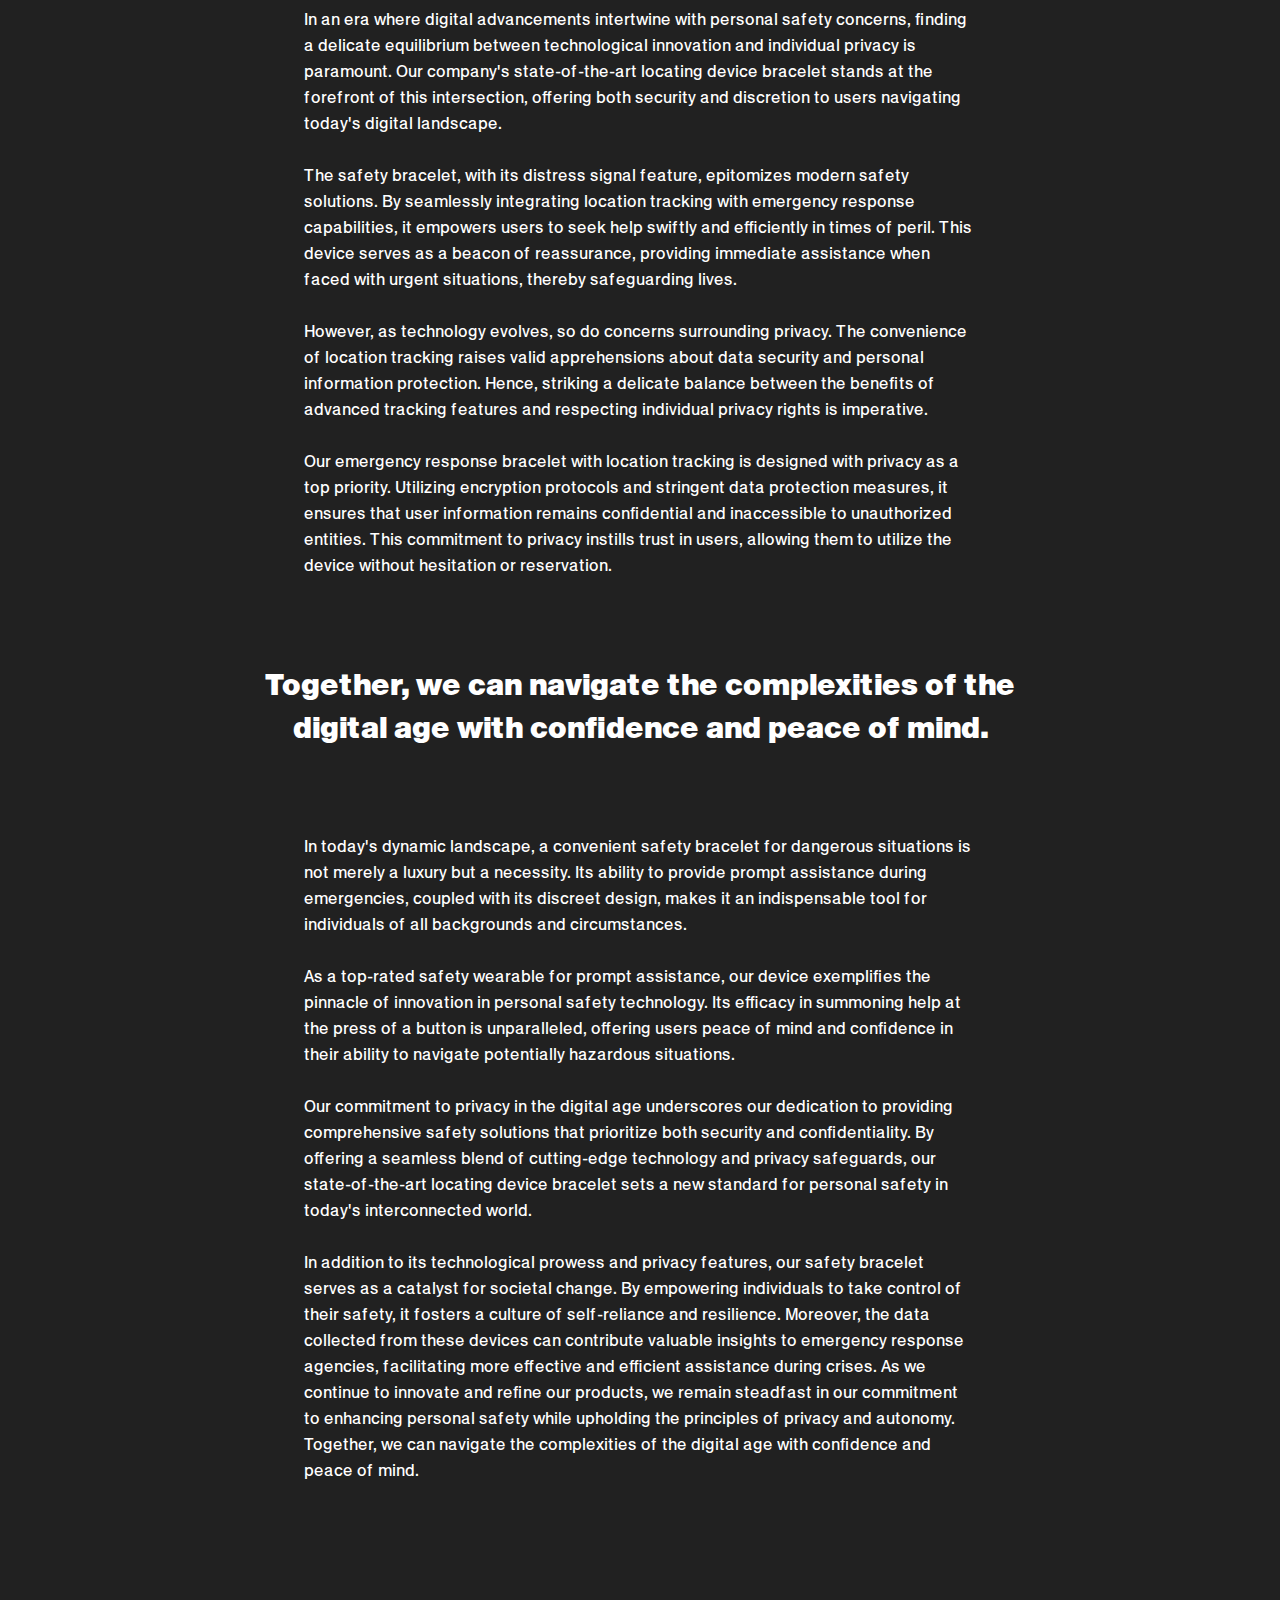
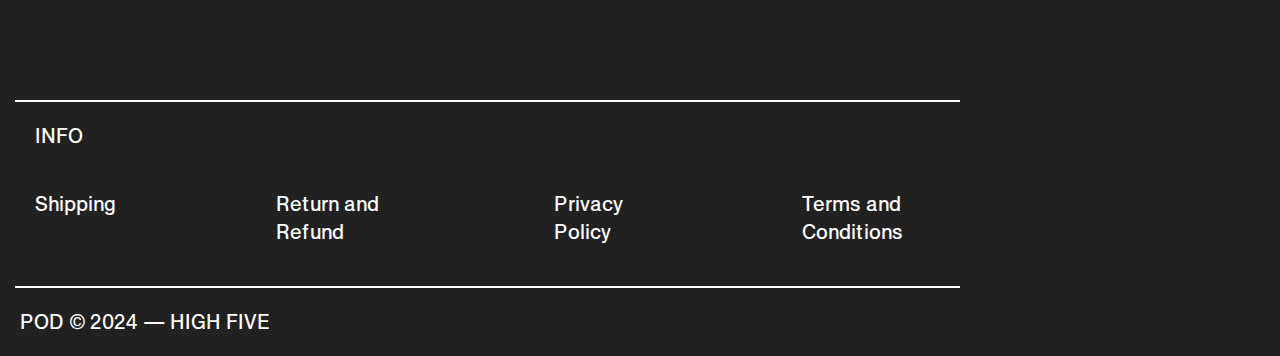
<file: article-three.html>
<!DOCTYPE html>
<html lang="en">

<head>
  <meta charset="UTF-8">
  <meta name="viewport" content="width=device-width, initial-scale=1.0">
  <title>POD - Privacy in the Digital Age: Balancing Tracking with Safety</title>
  <link rel="stylesheet" href="styles.css">
  <meta name="description" content="Protection Airtag for people in danger: Pod">
  <meta name="author" content="Alessia Russo, Melis Özek, Shradha Thakur, Silvana Salame, Silvia Vannini">
</head>

<body>
  <header class="navigation-flex navigation-fixed">
    <a href="index.html"><img src="img/pod-logo.png" alt="pod logo" class="align-start"></a>

    <a href="shop.html" class="fixed-button up button-text">Shop Pod<span class="arrow">&#x279D;</span></a>
    <a href="bloglist.html" class="fixed-button button-text">Our Blog<span class="arrow">&#x279D;</span></a>
  </header>

  <main class="wrapper">
    <h1>Balancing Digital Privacy: Tracking Safety Concerns</h1>
    <p class="description" style="text-align: center;">Take the lead with Pod, stay safe and private online.</p>
    <div class="article-circle-three article-circle"></div>
    <article class="article-text">
      <h2> Finding a delicate equilibrium between technological innovation and individual privacy is paramount.
      </h2>
      <p>In an era where digital advancements intertwine with personal safety concerns, finding a delicate equilibrium
        between technological innovation and individual privacy is paramount. Our company's state-of-the-art locating
        device bracelet stands at the forefront of this intersection, offering both security and discretion to users
        navigating today's digital landscape. <br> <br>
        The safety bracelet, with its distress signal feature, epitomizes modern safety solutions. By seamlessly
        integrating location tracking with emergency response capabilities, it empowers users to seek help swiftly and
        efficiently in times of peril. This device serves as a beacon of reassurance, providing immediate assistance
        when faced with urgent situations, thereby safeguarding lives. <br> <br>
        However, as technology evolves, so do concerns surrounding privacy. The convenience of location tracking raises
        valid apprehensions about data security and personal information protection. Hence, striking a delicate balance
        between the benefits of advanced tracking features and respecting individual privacy rights is imperative. <br>
        <br>
        Our emergency response bracelet with location tracking is designed with privacy as a top priority. Utilizing
        encryption protocols and stringent data protection measures, it ensures that user information remains
        confidential and inaccessible to unauthorized entities. This commitment to privacy instills trust in users,
        allowing them to utilize the device without hesitation or reservation.
      </p>
      <h2> Together, we can navigate the complexities of the digital age with confidence and peace of mind.
      </h2>
      <p>In today's dynamic landscape, a convenient safety bracelet for dangerous situations is not merely a luxury but
        a necessity. Its ability to provide prompt assistance during emergencies, coupled with its discreet design,
        makes it an indispensable tool for individuals of all backgrounds and circumstances. <br> <br>
        As a top-rated safety wearable for prompt assistance, our device exemplifies the pinnacle of innovation in
        personal safety technology. Its efficacy in summoning help at the press of a button is unparalleled, offering
        users peace of mind and confidence in their ability to navigate potentially hazardous situations.<br> <br>
        Our commitment to privacy in the digital age underscores our dedication to providing comprehensive safety
        solutions that prioritize both security and confidentiality. By offering a seamless blend of cutting-edge
        technology and privacy safeguards, our state-of-the-art locating device bracelet sets a new standard for
        personal safety in today's interconnected world.<br> <br>
        In addition to its technological prowess and privacy features, our safety bracelet serves as a catalyst for
        societal change. By empowering individuals to take control of their safety, it fosters a culture of
        self-reliance and resilience. Moreover, the data collected from these devices can contribute valuable insights
        to emergency response agencies, facilitating more effective and efficient assistance during crises. As we
        continue to innovate and refine our products, we remain steadfast in our commitment to enhancing personal safety
        while upholding the principles of privacy and autonomy. Together, we can navigate the complexities of the
        digital age with confidence and peace of mind.
      </p>
    </article>



  </main>


  <footer>

    <div class="footer-border">
      <p class="footer-text">info</p>

      <ul class="footer-links">
        <li>Shipping</li>
        <li>Return and Refund</li>
        <li>Privacy Policy</li>
        <li>Terms and Conditions</li>
      </ul>
    </div>

    <p class="footer-text">POD <span class="symbol">&copy;</span> 2024 — HIGH FIVE</p>

  </footer>

</body>

</html>
</file>
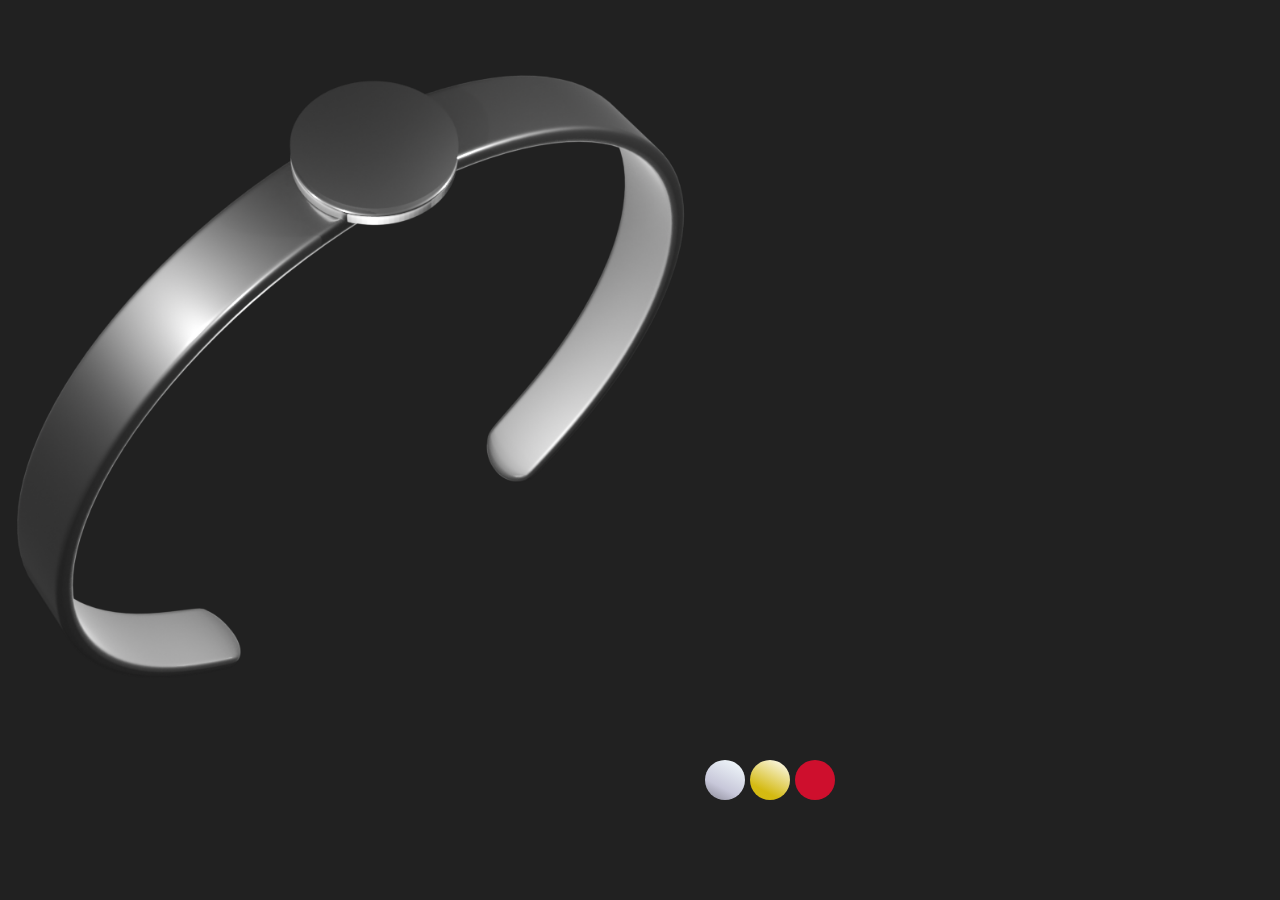
<file: image-change.html>
<!DOCTYPE html>
<html lang="en">
<head>
  <meta charset="UTF-8">
  <meta name="viewport" content="width=device-width, initial-scale=1.0">
  <title>Click</title>
  <link rel="stylesheet" href="styles.css">
</head>
<body>
    <img src="img/silver/1T.png" alt="" id="theImage" style="width: 700px; height: auto;">
    <button id="clickOne" class="custom-dot silver" data-picture="img/silver/1T.png"></button>
    <button id="clickTwo" class="custom-dot gold" data-picture="img/golden/custom-gold.png"></button>
    <button id="clickThree" class="custom-dot red" data-picture="img/red/custom-red.png"></button>

    <script>
      // save the buttons in a variable
      var buttonOne = document.getElementById("clickOne");
      var buttonTwo = document.getElementById("clickTwo");
      var buttonThree = document.getElementById("clickThree");

      // attach the event listener to all your buttons
      buttonOne.addEventListener("click", clickedButton);
      buttonTwo.addEventListener("click", clickedButton);
      buttonThree.addEventListener("click", clickedButton);

      // the code
      function clickedButton() {
        theImage.src = this.dataset.picture;
      }
    </script>
</body>
</html>
</file>
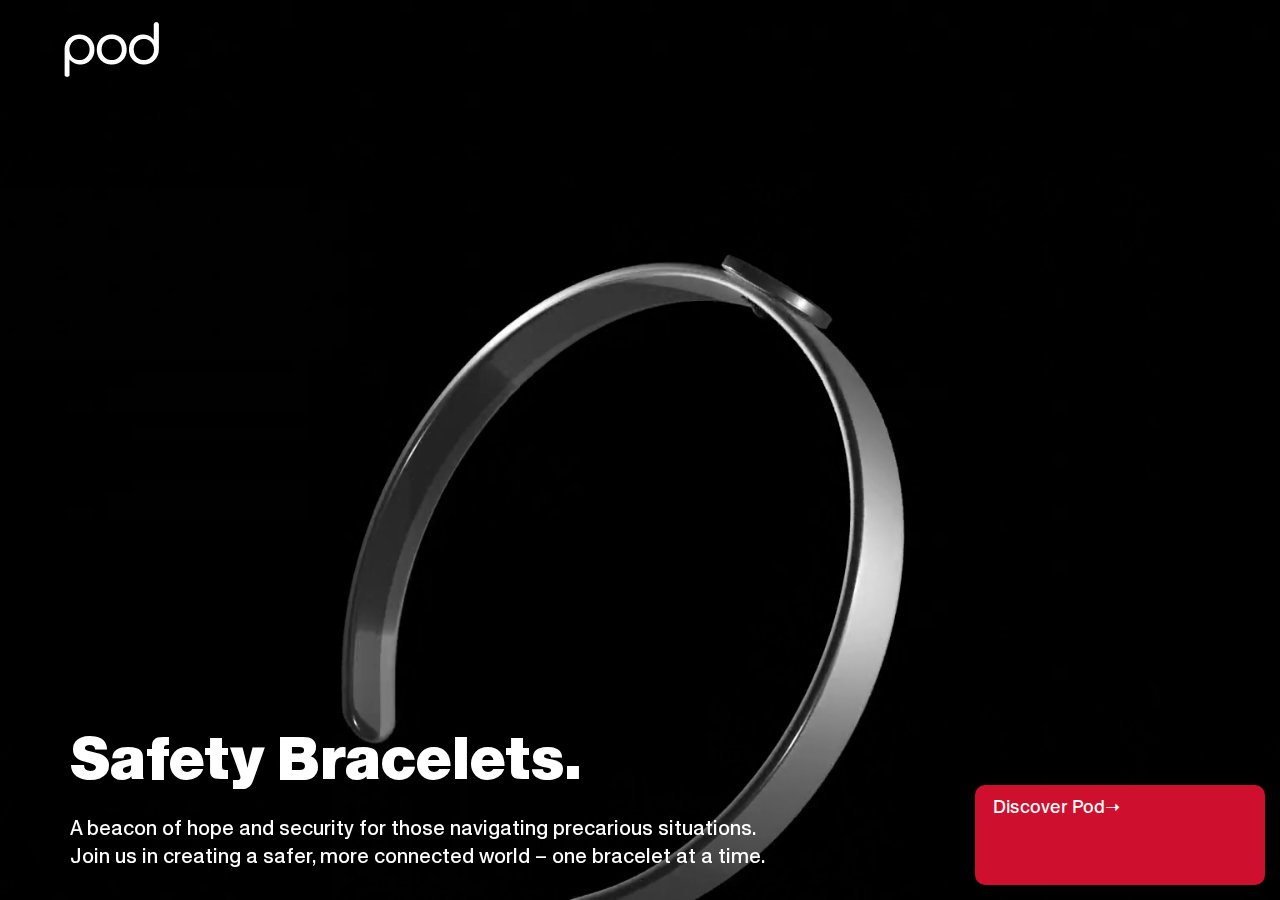
<file: landing.html>
<!DOCTYPE html>
<html lang="en">

<head>
  <meta charset="UTF-8">
  <meta name="viewport" content="width=device-width, initial-scale=1.0">
  <title>POD</title>
  <link rel="stylesheet" href="styles.css">
  <meta name="description" content="Protection Airtag for people in danger: Pod">
  <meta name="author" content="Alessia Russo, Melis Özek, Shradha Thakur, Silvana Salame, Silvia Vannini">
</head>

<body>
  <header class="navigation-flex navigation-fixed landing-logo">
    <a href="index.html"><img src="img/pod-logo.png" alt="pod logo"></a>
    <nav class="navigation-flex">

    </nav>
  </header>

  <main>
    <a href="index.html" class="button-text-landing">Discover Pod<span class="arrow">&#x279D;</span></a>

    <video autoplay muted loop id="video" class="video">
      <source src="img/landing-video.mp4" type="video/mp4">
    </video>
    <!-- Optional: some overlay text to describe the video -->
    <div class="landing-text">
      <h1>Safety Bracelets.</h1>
      <p>A beacon of hope and security for those navigating precarious situations.<br>
        Join us in creating a safer, more connected world – one bracelet at a time.</p>
    </div>


  </main>

</body>

</html>
</file>
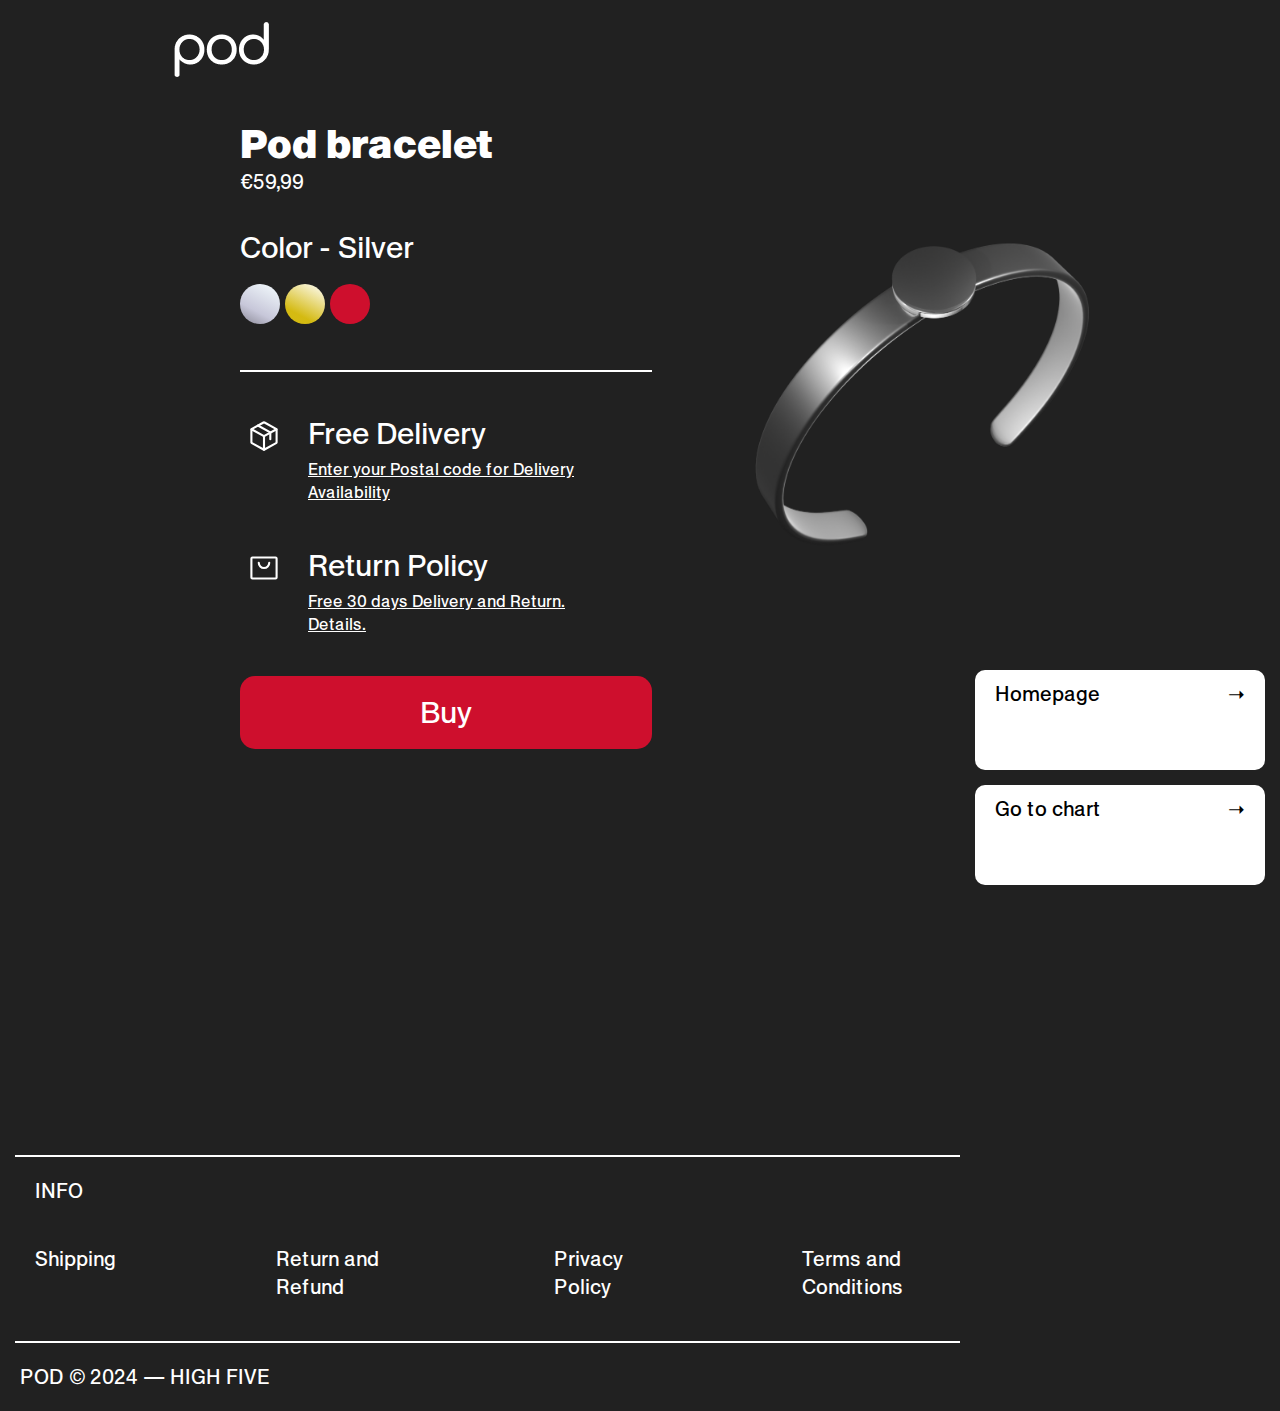
<file: shop.html>
<!DOCTYPE html>
<html lang="en">

<head>
  <meta charset="UTF-8">
  <meta name="viewport" content="width=device-width, initial-scale=1.0">
  <title>POD</title>
  <link rel="stylesheet" href="styles.css">
  <meta name="description" content="Protection Airtag for people in danger: Pod">
  <meta name="author" content="Alessia Russo, Melis Özek, Shradha Thakur, Silvana Salame, Silvia Vannini">
</head>

<body>
  <header class="navigation-fixed">
    <a href="index.html"><img src="img/pod-logo.png" alt="pod logo" class="align-start"></a>

    <a href="#" class="fixed-button up button-text">Homepage<span class="arrow">&#x279D;</span></a>
    <a href="bloglist.html" class="fixed-button button-text">Go to chart<span class="arrow">&#x279D;</span></a>

  </header>

  <main>

    <section class="wrapper spacing shop">

      <div class="grid-shop">

        <h1>Pod bracelet</h1>
        <h2>€59,99</h2>

        <!-- javascript -->

        <img src="img/silver/pod-safetybracelet-perspective.png"
          alt="customizable pod unisex safety bracelet shot in perspective" id="theImage"
          style="width: 500px; height: auto; margin: 0;" loading="lazy">
        <div class="java-text">
          <h3>Color - Silver</h3>
          <button id="clickOne" class="custom-dot silver"
            data-picture="img/silver/pod-safetybracelet-perspective.png"></button>
          <button id="clickTwo" class="custom-dot gold"
            data-picture="img/golden/pod-safetybracelet-perspective-gold.png"></button>
          <button id="clickThree" class="custom-dot red"
            data-picture="img/red/pod-safetybracelet-perspective-red.png"></button>
        </div>

        <script>
          // save the buttons in a variable
          var buttonOne = document.getElementById("clickOne");
          var buttonTwo = document.getElementById("clickTwo");
          var buttonThree = document.getElementById("clickThree");

          // attach the event listener to all your buttons
          buttonOne.addEventListener("click", clickedButton);
          buttonTwo.addEventListener("click", clickedButton);
          buttonThree.addEventListener("click", clickedButton);

          // the code
          function clickedButton() {
            theImage.src = this.dataset.picture;
          }
        </script>

        <section class="info-block">
          <article class="shop-info">
            <img src="img/Package.svg">
            <h4>Free Delivery</h4>
            <a href="#">Enter your Postal code for Delivery Availability</a>
          </article>

          <article class="shop-info">
            <img src="img/ShoppingBag.svg">
            <h4>Return Policy</h4>
            <a href="#">Free 30 days Delivery and Return. Details.</a>
          </article>
        </section>

        <a class="buy-button" href="#">Buy</a>

      </div>

    </section>

  </main>

  <footer>

    <div class="footer-border">
      <p class="footer-text">info</p>

      <ul class="footer-links">
        <li>Shipping</li>
        <li>Return and Refund</li>
        <li>Privacy Policy</li>
        <li>Terms and Conditions</li>
      </ul>
    </div>

    <p class="footer-text">POD <span class="symbol">&copy;</span> 2024 — HIGH FIVE</p>

  </footer>

</body>

</html>
</file>
<file: styles.css>
* {
  box-sizing: border-box;
}

:root {
  --backgroundColor: #212121;
  --mainColor: #CE0F2D;
  --textColor: white;
}

@font-face {
  font-family: 'Antique Legacy';
  src: url('fonts/AntiqueLegacy-Bold.woff2') format('woff2'),
    url('fonts/AntiqueLegacy-Bold.woff') format('woff');
  font-weight: bold;
  font-style: normal;
  font-display: swap;
}

@font-face {
  font-family: 'Antique Legacy';
  src: url('fonts/AntiqueLegacy-Regular.woff2') format('woff2'),
    url('fonts/AntiqueLegacy-Regular.woff') format('woff');
  font-weight: normal;
  font-style: normal;
  font-display: swap;
}

html {
  scroll-behavior: smooth;
}

body {
  margin: 0;

  font-family: Antique Legacy, sans-serif;
  font-size: 125%;
  font-optical-sizing: auto;
  background-color: var(--backgroundColor);
}

main {
  display: flex;
  flex-direction: column;
  justify-content: center;
  align-items: center;
}

.wrapper {
  margin: 0 auto;
  max-width: 40em;
}

.navigation-fixed {
  position: fixed;

  display: grid;
  grid-template-columns: repeat(2, 1fr);
  align-items: center;

  min-width: 100vw;

  padding: 0 8em;
}

.navigation-flex {
  align-items: center;
  gap: 2em;

  grid-column: 3 / 4;
  justify-self: flex-end;
}

.navigation-flex a {
  padding-right: 1em;
}

.align-start {
  display: flex;
  justify-content: start;
}

a {
  text-decoration: none;
}

nav a {
  color: var(--textColor);
}

nav a:visited {
  color: var(--textColor);
  text-decoration: none;
}

h1 {
  margin-top: 3em;

  font-size: 2em;
  color: var(--textColor);
  text-align: center;
  line-height: 1.2em;
}

/* hero */

.hero-text {
  color: var(--textColor);
  text-align: center;
}

.fixed-button {
  position: fixed;
  right: 15px;
  bottom: 15px;

  width: 290px;
  height: 100px;
  z-index: 2;

  background-color: white;
  border-radius: 10px;

  transition: background-color 150ms ease;

  background-color: var(--textColor);
  color: black;
}

.fixed-button:hover {
  transition: background-color 300ms ease;

  background-color: var(--mainColor);
  color: var(--textColor);
}

.up {
  bottom: 130px;
}

.button-text {
  display: flex;
  justify-content: space-between;

  padding: .5em 1em;

  font-size: 1em;
  color: black;
}

.description {
  padding: 2em 0;

  color: var(--textColor);
  text-align: left;
}

.description:nth-child(2) {
  padding: 0;
}

.background {
  display: flex;
  flex-direction: column;
  align-items: center;
  justify-content: flex-end;
  padding-bottom: 9em;

  margin-top: 5em;

  min-height: 100vh;
  min-width: 100vw;

  background-image: url(img/silver/pod-safetybracelet-detail.png);
  background-repeat: no-repeat;
  background-size: cover;
  background-position: center;
}

.titles {
  text-align: left;
  color: var(--textColor);
  font-size: 2em;
}

.settings-flex {
  display: flex;
  justify-content: space-around;
  align-items: center;
  gap: 2em;

  padding-right: 2em;
}

.dot {
  height: 1.25em;
  width: 1.25em;

  background-color: var(--mainColor);
  border-radius: 50%;

  margin-top: 8px;
}

.icons {
  width: 800px;
}

.wrapper-feat {
  max-width: 50em;

  margin: 0 auto;
}

.features-grid {
  display: grid;
  grid-template-columns: .1fr 3fr .1fr 3fr;
  grid-template-rows: repeat(2, 1fr);
  gap: 1em;

  align-content: baseline;
}

.features h4 {
  color: var(--textColor);
  font-size: 1.5em;
  margin: 0;
}

.features p {
  color: var(--textColor);
  font-size: .8em;
}

.feat-dot-one {
  grid-column: 1 / 2;
  grid-row: 1 / 2;
}

.feat-one {
  grid-column: 2 / 3;
  grid-row: 1 / 2;
}

.feat-dot-two {
  grid-column: 3 / 4;
  grid-row: 1 / 2;
}

.feat-two {
  grid-column: 4 / 5;
  grid-row: 1 / 2;
}

.feat-dot-three {
  grid-column: 1 / 2;
  grid-row: 2 / 3;
}

.feat-three {
  grid-column: 2 / 3;
  grid-row: 2 / 3;
}

.feat-dot-four {
  grid-column: 3 / 4;
  grid-row: 2 / 3;
}

.feat-four {
  grid-column: 4 / 5;
  grid-row: 2 / 3;
}

.spacing {
  margin: 8em 0;
}

.custom-colors {
  display: flex;
  justify-content: center;
  align-items: center;
  gap: 1em;

  padding-right: 2em;
}

.custom-dot {
  display: inline-block;

  height: 3em;
  width: 3em;

  border-radius: 50%;

  border: none;
  transition: all 50ms ease-in;
}

.custom-dot:focus {
  outline: 1px solid white;
  transform: scale(1.2);
  transition: all 100ms ease-in;
}

.custom-dot:hover {
  outline: 1px solid white;
  transform: scale(1.2);
  transition: all 100ms ease-in;
}

.silver {
  background: linear-gradient(28deg, rgba(137, 136, 149, 1) 0%, rgba(199, 199, 217, 1) 35%, rgba(245, 253, 255, 1) 100%);
}

.gold {
  background: linear-gradient(28deg, rgba(231, 202, 16, 0.904) 27%, rgba(255, 255, 255, 1) 100%);
}

.red {
  background: var(--mainColor)
}

.buttons {
  display: inline-block;
  width: 390px;
  height: 70px;

  background-color: white;
  border-radius: 10px;

  margin: 2px;

  transition: background-color 150ms ease;

  background-color: var(--textColor);
  color: black;
}

.buttons:hover {
  transition: background-color 300ms ease;

  background-color: var(--mainColor);
  color: var(--textColor);
}

.arrow-app {
  padding-left: 11em;

  font-size: 1em;
}

/* FOOTER */

.footer-border {
  min-height: 160px;

  margin: 200px 320px 0 15px;

  border-top: 2px solid white;
  border-bottom: 2px solid white;
}


.footer-text {
  padding-left: 1em;

  font-size: 1em;
  color: var(--textColor);
  text-transform: uppercase;
}

.footer-links {
  display: flex;
  flex-direction: row;
  justify-content: start;
  gap: 8em;

  padding: 1em;

  font-size: 1em;
  color: var(--textColor);
  list-style-type: none;
}


/* blog list */

.blog-text {
  margin-top: 0;
  margin-bottom: 3em;
}

.bloglist-grid {
  display: grid;
  grid-template-columns: repeat(2, 30vw);
  grid-template-rows: repeat(3, 70vh);
  gap: 2em 1em;
  z-index: -1;
}

.img-blur-background {
  display: flex;
  flex-direction: column;
  align-items: center;

  border-radius: 15px;

  background-repeat: no-repeat;
  background-size: cover;
  background-position: center;

  background-color: #2b2b2b60;
}

.blur-div {
  display: flex;
  flex-direction: column;
  align-items: center;

  width: 30vw;
  height: 70vh;

  border-radius: 15px;

  backdrop-filter: blur(5px);
}

.one {
  background-image: url(bloglistimg/pod-worn-hand.webp);
}

.bloglist-title {
  color: var(--textColor);
  padding: 1em;
  backdrop-filter: blur(31px);
}

.article-circle-one {
  display: inline-block;

  min-height: 18em;
  min-width: 18em;

  border-radius: 50%;
  background-image: url(bloglistimg/pod-worn-hand.webp);
  background-repeat: no-repeat;
  background-size: cover;
  background-position: center;
}

.two {
  background-image: url(bloglistimg/pod-worn-holdinghands.webp);
}

.article-circle-two {
  display: inline-block;

  min-height: 18em;
  min-width: 18em;

  border-radius: 50%;
  background-image: url(img/handphotos/photo-3.png);
  background-repeat: no-repeat;
  background-size: cover;
  background-position: center;
}

.three {
  background-image: url(bloglistimg/pod-worn-handshadow.webp);
}

.article-circle-three {
  display: inline-block;

  min-height: 18em;
  min-width: 18em;

  border-radius: 50%;
  background-image: url(bloglistimg/pod-worn-handshadow.webp);
  background-repeat: no-repeat;
  background-size: cover;
  background-position: center;
}

.four {
  background-image: url(bloglistimg/pod-worn-bond.webp);
}

.article-circle-four {
  display: inline-block;

  min-height: 18em;
  min-width: 18em;

  border-radius: 50%;
  background-image: url(bloglistimg/pod-worn-bond.webp);
  background-repeat: no-repeat;
  background-size: cover;
  background-position: center;
}

.five {
  background-image: url(bloglistimg/pod-worn-handtohand.webp);
}

.article-circle-five {
  display: inline-block;

  min-height: 18em;
  min-width: 18em;

  border-radius: 50%;
  background-image: url(bloglistimg/pod-worn-handtohand.webp);
  background-repeat: no-repeat;
  background-size: cover;
  background-position: center;
}

/* article pages */

.article-circle {
  margin-top: 2em;

  min-height: 1000px;
  min-width: 1000px;
}

.article-text {
  color: var(--textColor);
}

.article-text h2 {
  text-align: center;
  padding: 2em 0;
}

.article-text p {
  padding: 0 4em;

  font-size: .8em;
  line-height: 26px;
}


/* landing page */

.video {
  position: fixed;
  width: 100vw;
  height: 100vh;
  object-fit: cover;
  position: fixed;
  left: 0;
  right: 0;
  top: 0;
  bottom: 0;
  z-index: -1;
}

.landing-text {
  display: flex;
  flex-direction: column;
  align-items: flex-start;

  position: absolute;
  left: 70px;
  bottom: 10px;

  color: var(--textColor);
}

.landing-text h1 {
  margin: 0;
  font-size: 3em;
}

.landing-text p {
  font-size: 1em;
}

.button-text-landing {
  position: fixed;
  right: 15px;
  bottom: 15px;

  width: 290px;
  height: 100px;

  background-color: var(--mainColor);
  border-radius: 10px;

  transition: background-color 150ms ease;

  padding-top: .5em;
  padding-left: 1em;

  font-size: .9em;
  color: white;
}

.button-text-landing:hover {
  background-color: white;
  color: black;

  transition: background-color 300ms ease;
}

.landing-logo {
  padding-left: 2.5em;
}

/* shop */

.shop {
  margin-top: 6em;
}

.grid-shop img {
  grid-column: 2 / 3;
  grid-row: 1 / 6;

  margin: 0;
  justify-self: flex-start;
  transform: scale(70%);
}

.grid-shop {
  display: grid;
  grid-template-columns: .8fr .2fr;
  grid-template-rows: .2fr .2fr .5fr 1fr .2fr;
  column-gap: 1em;
}

.shop h2 {
  grid-column: 1 / 2;
  grid-row: 2 / 3;

  margin: 0;
  justify-self: start;

  color: white;
  font-size: 1em;
  font-weight: 300;
}

.info-block {
  border-top: 2px solid white;

  grid-column: 1 / 2;
  grid-row: 4 / 5;
}

.shop-info {
  display: grid;
  grid-template-columns: .1fr .8fr;
  grid-template-rows: repeat(2, 1fr);
  column-gap: 1em;

  margin: 2em 0;
}

.java-text {
  grid-column: 1 / 2;
  grid-row: 3 / 4;

  margin-bottom: 2em;
}

.java-text h3 {
  color: white;
  font-size: 1.5em;
  font-weight: 300;

  margin-bottom: .5em;
}

.shop-info h4 {
  margin: 0;

  color: white;
  font-size: 1.5em;
  font-weight: 300;

  grid-column: 2 / 3;
  grid-row: 1 / 2;
}

.shop-info img {
  grid-column: 1 / 2;
  grid-row: 1 / 3;

  justify-self: center;
}

.shop-info a {
  margin: 0;

  grid-column: 2 / 3;
  grid-row: 2 / 3;

  color: white;
  text-decoration: underline;
  font-size: .8em;
}

.buy-button {
  grid-column: 1 / 2;
  grid-row: 5 / 6;

  border-radius: 15px;
  padding: .5em 6em;
  font-size: 30px;

  background-color: var(--mainColor);

  color: white;
}

.buy-button:hover {
  background-color: var(--textColor);
  color: black;
}

.grid-shop h1 {
  grid-column: 1 / 2;
  grid-row: 1 / 2;

  margin: 0;
  justify-self: start;
}
</file>
